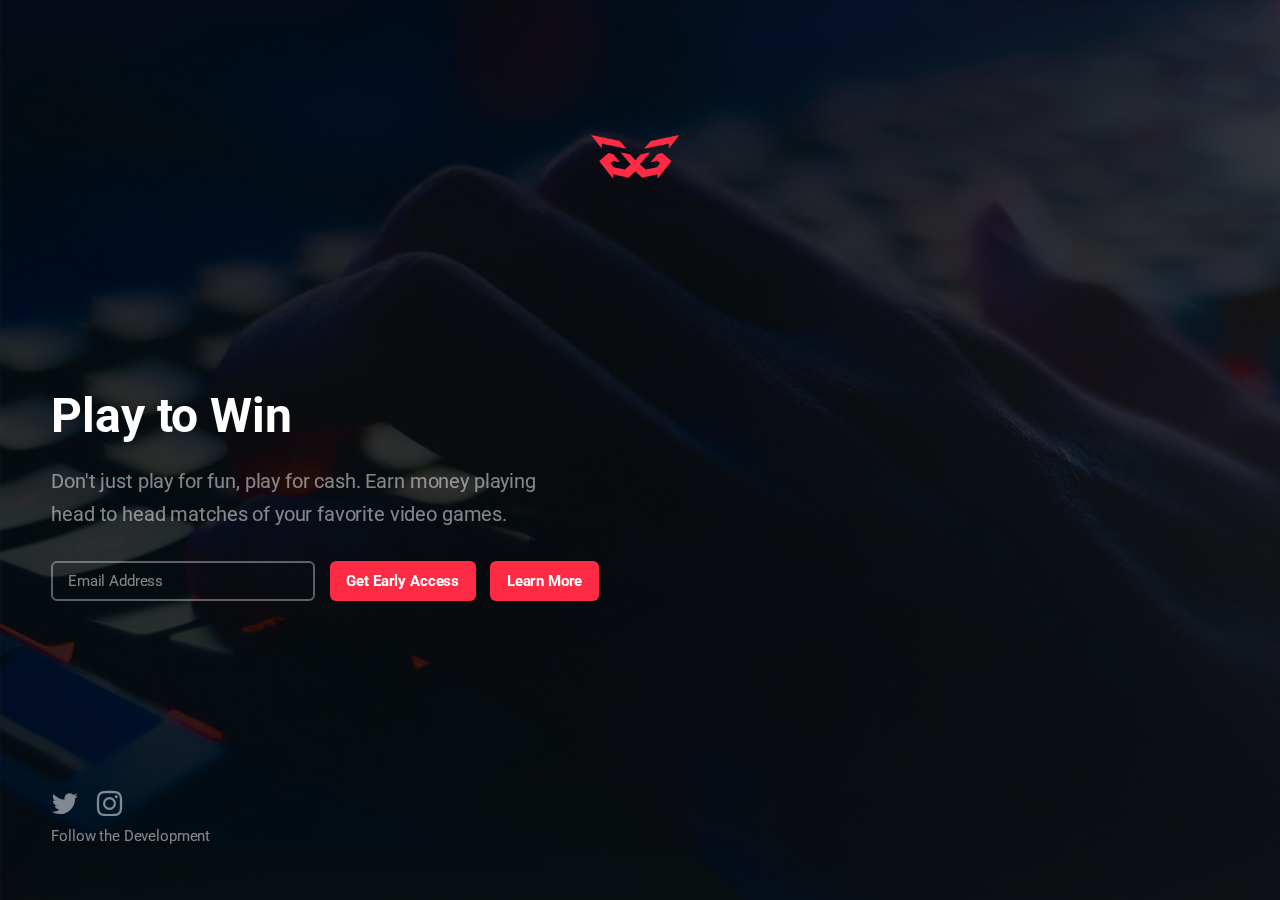
<file: index.html>
<!DOCTYPE HTML>
<!--
	Eventually by HTML5 UP
	html5up.net | @ajlkn
	Free for personal and commercial use under the CCA 3.0 license (html5up.net/license)
-->
<html>
	<head>
		<title>GG Head to Head</title>
		<link rel='shortcut icon' href='favicon.ico' type='image/x-icon'/ >
		<meta charset="utf-8" />
		<meta name="viewport" content="width=device-width, initial-scale=1, user-scalable=no" />
		<link rel="stylesheet" href="assets/css/main.css" />
		<!-- Facebook Pixel Code -->
		<script>
		  !function(f,b,e,v,n,t,s)
		  {if(f.fbq)return;n=f.fbq=function(){n.callMethod?
		  n.callMethod.apply(n,arguments):n.queue.push(arguments)};
		  if(!f._fbq)f._fbq=n;n.push=n;n.loaded=!0;n.version='2.0';
		  n.queue=[];t=b.createElement(e);t.async=!0;
		  t.src=v;s=b.getElementsByTagName(e)[0];
		  s.parentNode.insertBefore(t,s)}(window, document,'script',
		  'https://connect.facebook.net/en_US/fbevents.js');
		  fbq('init', '557231478145302');
		  fbq('track', 'PageView');
		</script>
		<noscript><img height="1" width="1" style="display:none"
		  src="https://www.facebook.com/tr?id=557231478145302&ev=PageView&noscript=1"
		/></noscript>
		<!-- End Facebook Pixel Code -->
	</head>
	<body class="is-preload">


		<!-- Header -->
			<header id="header">
				<img src= "images/logo.png" alt= "GG Logo" width=90 />
		<h1>Play to Win</h1>
				<p>Don't just play for fun, play for cash. Earn money playing<br />
				head to head matches of your favorite video games.</p>
			</header>

		<!-- Signup Form -->
	   	<form class="field">


				<input type="email" name="email" id="email" placeholder="Email Address" />
				<input type="submit" value="Get Early Access" />
				<input type="button" value="Learn More" onclick = "window.location.href = 'More.html';" />

			</form>


		<!-- Footer -->

			<footer id="footer">
				<ul class="icons">
					<li><a href="https://twitter.com/GGHeadtoHead" class="icon fa-twitter"><span class="label">Twitter</span></a></li>
					<li><a href="https://www.instagram.com/ggheadtohead/" class="icon fa-instagram"><span class="label">Instagram</span></a></li>
					<!--
					<li><a href="#" class="icon fa-github"><span class="label">GitHub</span></a></li>
					<li><a href="#" class="icon fa-envelope-o"><span class="label">Email</span></a></li>
					-->
				</ul>
				<ul class="copyright">
					<li>Follow the Development </li> <!--<li>Credits: <a href="http://html5up.net">HTML5 UP</a></li> -->
				</ul>
			</footer>

		<!-- Scripts -->
			<script src="assets/js/main.js"></script>

			<script>window.jQuery || document.write('<scr' + 'ipt src="https://cdnjs.cloudflare.com/ajax/libs/jquery/1.11.0/jquery.min.js"><\/sc' + 'ript>')</script>
			<script>window.$kol_jquery = window.jQuery</script>
			<script src="https://kickoffpages-kickofflabs.netdna-ssl.com/widgets/1.9.8/kol_any_form.js"></script>
			<script src='https://kickoffpages-kickofflabs.netdna-ssl.com/w/130345/260868.js'></script>

	</body>
</html>
</file>
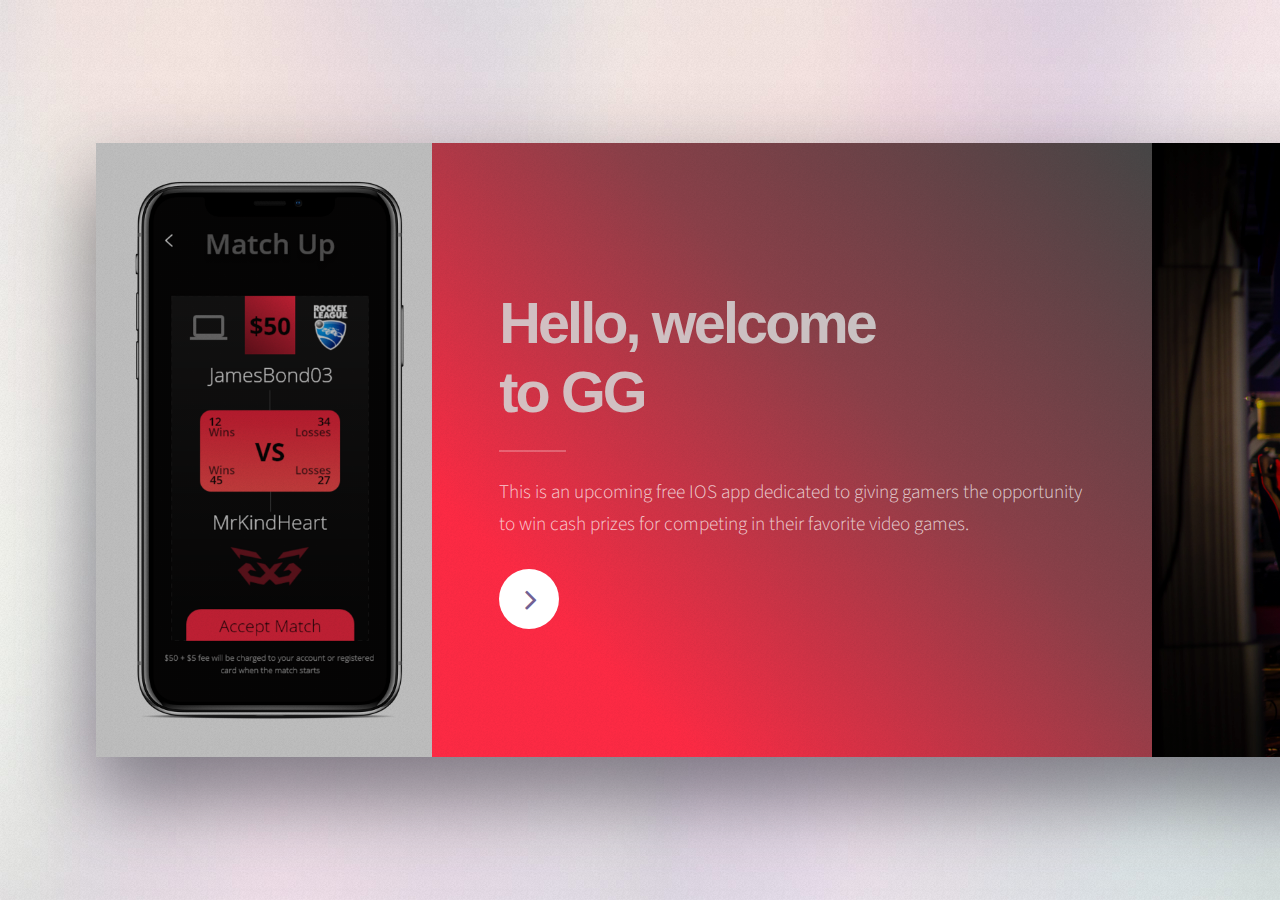
<file: Etheral.html>
<!DOCTYPE HTML>
<!--
	Ethereal by HTML5 UP
	html5up.net | @ajlkn
	Free for personal and commercial use under the CCA 3.0 license (html5up.net/license)
-->
<html>
	<head>
		<title>Ethereal by HTML5 UP</title>
		<meta charset="utf-8" />
		<meta name="viewport" content="width=device-width, initial-scale=1, user-scalable=no" />
		<link rel="stylesheet" href="Etheral Assets/css/main.css" />
		<noscript><link rel="stylesheet" href="Etheral Assets/css/noscript.css" /></noscript>
	</head>
	<body class="is-preload">

		<!-- Page Wrapper -->
			<div id="page-wrapper">

				<!-- Wrapper -->
					<div id="wrapper">

						<!-- Panel (Banner) -->
							<section class="panel banner right">
								<div class="content color0 span-3-75">
									<h1 class="major">Hello, welcome<br />
									to GG</h1>
									<p>This is an upcoming free IOS app dedicated to giving gamers the opportunity to win cash prizes for competing in their favorite video games.</p>
									<ul class="actions">
										<li><a href="#first" class="button primary color1 circle icon fa-angle-right">Next</a></li>
									</ul>
								</div>
								<div class="image filtered span-1-75" data-position="25% 25%">
									<img src="Etheral Images/pic1.png" alt="" />
								</div>
							</section>

						<!-- Panel (Spotlight) -->
							<section class="panel spotlight medium right" id="first">
								<div class="content span-7">
									<h2 class="major">Compete for Cash</h2>
									<p>We will provide a safe, reliable platform for gamers to place bets with their friends, or random players throughout the United States. Play for more than bragging rights, play for cash, and turn your hobby into your profession. Now you can make money, and have fun doing it.</p>
								</div>
								<div class="image filtered tinted" data-position="top left">
									<img src="Etheral Images/pic02.jpg" alt="" />
								</div>
							</section>

						<!-- Panel -->
						<!-- 	<section class="panel color1">
								<div class="intro joined">
									<h2 class="major">Amet lorem</h2>
									<p>Sed vel nibh libero. Mauris et lorem pharetra massa lorem turpis congue pulvinar. Vivamus sed feugiat finibus. Duis amet bibendum amet sed. Duis mauris ex, dapibus sed ligula tempus volutpat magna etiam.</p>
								</div>
								<div class="inner">
									<ul class="grid-icons three connected">
										<li><span class="icon fa-diamond"><span class="label">Lorem</span></span></li>
										<li><span class="icon fa-camera-retro"><span class="label">Ipsum</span></span></li>
										<li><span class="icon fa-cog"><span class="label">Dolor</span></span></li>
										<li><span class="icon fa-paper-plane"><span class="label">Sit</span></span></li>
										<li><span class="icon fa-bar-chart"><span class="label">Amet</span></span></li>
										<li><span class="icon fa-code"><span class="label">Nullam</span></span></li>
									</ul>
								</div>
							</section>
-->

						<!-- Panel -->
							<section class="panel">
								<div class="intro color2">
									<h2 class="major">Ease of Use</h2>
									<p>The process is simple. Choose a game, pick an opponent, and set the stakes. We'll do the rest. </p>
								</div>
						<!-- Panel (Spotlight) -->
							<section class="panel spotlight large left">
								<div class="content span-5">
									<h2 class="major">Play on Anything</h2>
									<p>Compete in games on XBOX ONE, PS4, and PC. Enjoy a varied, forever expanding and evolving list of games where you can test your skills. Place bets ranging from $2.50 to $1000, and the greater the risk, the greater the reward, and the stiffer the competition.  </p>
								</div>
								<div class="image filtered tinted" data-position="top right">
									<img src="Etheral Images/poster.png" alt="" />
								</div>
							</section>

						<!-- Panel -->


								<!--
								<div class="gallery">
									<div class="group span-3">
										<a href="images/gallery/fulls/01.jpg" class="image filtered span-3" data-position="bottom"><img src="images/gallery/thumbs/01.jpg" alt="" /></a>
										<a href="images/gallery/fulls/02.jpg" class="image filtered span-1-5" data-position="center"><img src="images/gallery/thumbs/02.jpg" alt="" /></a>
										<a href="images/gallery/fulls/03.jpg" class="image filtered span-1-5" data-position="bottom"><img src="images/gallery/thumbs/03.jpg" alt="" /></a>
									</div>
									<a href="images/gallery/fulls/04.jpg" class="image filtered span-2-5" data-position="top"><img src="images/gallery/thumbs/04.jpg" alt="" /></a>
									<div class="group span-4-5">
										<a href="images/gallery/fulls/05.jpg" class="image filtered span-3" data-position="top"><img src="images/gallery/thumbs/05.jpg" alt="" /></a>
										<a href="images/gallery/fulls/06.jpg" class="image filtered span-1-5" data-position="center"><img src="images/gallery/thumbs/06.jpg" alt="" /></a>
										<a href="images/gallery/fulls/07.jpg" class="image filtered span-1-5" data-position="bottom"><img src="images/gallery/thumbs/07.jpg" alt="" /></a>
										<a href="images/gallery/fulls/08.jpg" class="image filtered span-3" data-position="top"><img src="images/gallery/thumbs/08.jpg" alt="" /></a>
									</div>
									<a href="images/gallery/fulls/09.jpg" class="image filtered span-2-5" data-position="right"><img src="images/gallery/thumbs/09.jpg" alt="" /></a>
								</div>
							</section>
-->
						<!-- Panel -->
							<section class="panel color4">
								<div class="intro color4">
									<h2 class="major">Get Early Access</h2>
									<p>We will be entering beta during mid to late summer. Enter your email to get on the waitlist, and reserve your spot for early access.</p>
								</div>
								<div class="inner columns divided">
									<div class="span-3-25">
										<form method="post" action="#">
											<div class="fields">
												<div class="field half">
													<!--
													<label for="name">Name</label>
													<input type="text" name="name" id="name" />
												</div>
												-->
												<div class="field half">
													<label for="email">Email</label>
													<input type="email" name="email" id="email" />
												</div>
												<!--
												<div class="field">
													<label for="message">Message</label>
													<textarea name="message" id="message" rows="4"></textarea>
												</div>
													-->
											</div>
											</div>
											<ul class="actions">
												<li><input type="submit" value="Get Early Access" class="button primary" /></li>
											</ul>
										</form>

									<div class="span-1-5">
										<ul class="contact-icons color1">
											<li class="icon fa-twitter"><a href="https://twitter.com/GGHeadtoHead">@ggheadtohead</a></li>
												<!--	<li class="icon fa-facebook"><a href="#">facebook.com/untitled</a></li>
											<li class="icon fa-snapchat-ghost"><a href="#">@untitled-tld</a></li>
												-->
											<li class="icon fa-instagram"><a href="https://www.instagram.com/ggheadtohead/">@ggheadtohead</a></li>
												<!--
											<li class="icon fa-medium"><a href="#">medium.com/untitled</a></li>
													-->
										</ul>

							</section>
						<!-- Panel
							<section class="panel color2-alt">
								<div class="intro color2">
									<h2 class="major">Elements</h2>
									<p>Sed vel nibh libero. Mauris et lorem pharetra massa lorem turpis congue pulvinar. Vivamus sed feugiat finibus. Duis amet bibendum amet sed. Duis mauris ex, dapibus sed ligula tempus volutpat magna etiam. </p>
								</div>
								<div class="inner columns aligned">
									<div class="span-2-75">

										<h3 class="major">Text</h3>
										<p>This is <b>bold</b> and this is <strong>strong</strong>. This is <i>italic</i> and this is <em>emphasized</em>.
										This is <sup>superscript</sup> text and this is <sub>subscript</sub> text.
										This is <u>underlined</u> and this is code: <code>for (;;) { ... }</code>. Finally, <a href="#">this is a link</a>.</p>

										<h1>Heading Level 1</h1>
										<h2>Heading Level 2</h2>
										<h3>Heading Level 3</h3>
										<h4>Heading Level 4</h4>
										<h5>Heading Level 5</h5>
										<h6>Heading Level 6</h6>

									</div>
									<div class="span-3">

										<h4>Blockquote</h4>
										<blockquote>Lorem ipsum dolor sit amet. Felis sagittis eget tempus euismod. Vestibulum ante ipsum primis in vestibulum. Blandit adipiscing eu iaculis volutpat ac adipiscing volutpat ac adipiscing faucibus.</blockquote>

										<h4>Preformatted</h4>
										<pre><code>i = 0;

while (!deck.isInOrder()) {
    print 'Iteration ' + (i++);
    deck.shuffle();
}

print 'It took ' + i + ' iterations to sort the deck.';</code></pre>

									</div>
									<div class="span-1-25">

										<h3 class="major">Lists</h3>

										<h4>Unordered</h4>
										<ul>
											<li>Lorem ipsum dolor sit.</li>
											<li>Dolor pulvinar etiam.</li>
											<li>Etiam vel felis viverra.</li>
										</ul>

										<h4>Alternate</h4>
										<ul class="alt">
											<li>Lorem ipsum dolor sit.</li>
											<li>Dolor pulvinar etiam.</li>
											<li>Etiam vel felis viverra.</li>
											<li>Felis enim feugiat.</li>
										</ul>

									</div>
									<div class="span-1-5">

										<h4>Ordered</h4>
										<ol>
											<li>Lorem ipsum dolor sit.</li>
											<li>Dolor pulvinar etiam.</li>
											<li>Etiam vel felis viverra.</li>
											<li>Felis enim feugiat.</li>
											<li>Etiam vel felis lorem.</li>
										</ol>

										<h4>Actions</h4>
										<ul class="actions">
											<li><a href="#" class="button primary color2">Default</a></li>
											<li><a href="#" class="button">Default</a></li>
										</ul>
										<ul class="actions stacked">
											<li><a href="#" class="button primary color2">Default</a></li>
											<li><a href="#" class="button">Default</a></li>
										</ul>

									</div>
									<div class="span-1-25">

										<h4>Icons</h4>
										<ul class="icons">
											<li><a href="#" class="icon fa-twitter"><span class="label">Twitter</span></a></li>
											<li><a href="#" class="icon fa-facebook"><span class="label">Facebook</span></a></li>
											<li><a href="#" class="icon fa-instagram"><span class="label">Instagram</span></a></li>
											<li><a href="#" class="icon fa-github"><span class="label">GitHub</span></a></li>
											<li><a href="#" class="icon fa-medium"><span class="label">Medium</span></a></li>
										</ul>

										<h4>Contact Icons</h4>
										<ul class="contact-icons color2">
											<li class="icon fa-twitter"><a href="#">Twitter</a></li>
											<li class="icon fa-facebook"><a href="#">Facebook</a></li>
											<li class="icon fa-instagram"><a href="#">Instagram</a></li>
											<li class="icon fa-github"><a href="#">GitHub</a></li>
											<li class="icon fa-medium"><a href="#">Medium</a></li>
										</ul>

									</div>
									<div class="span-3">
										<h3 class="major">Table</h3>
										<h4>Default</h4>
										<div class="table-wrapper">
											<table>
												<thead>
													<tr>
														<th>Name</th>
														<th>Description</th>
														<th>Price</th>
													</tr>
												</thead>
												<tbody>
													<tr>
														<td>Item One</td>
														<td>Ante turpis integer aliquet porttitor.</td>
														<td>29.99</td>
													</tr>
													<tr>
														<td>Item Two</td>
														<td>Vis ac commodo adipiscing arcu aliquet.</td>
														<td>19.99</td>
													</tr>
													<tr>
														<td>Item Three</td>
														<td> Morbi faucibus arcu accumsan lorem.</td>
														<td>29.99</td>
													</tr>
													<tr>
														<td>Item Four</td>
														<td>Vitae integer tempus condimentum.</td>
														<td>19.99</td>
													</tr>
												</tbody>
												<tfoot>
													<tr>
														<td colspan="2"></td>
														<td>100.00</td>
													</tr>
												</tfoot>
											</table>
										</div>
									</div>
									<div class="span-3">
										<h4>Alternate</h4>
										<div class="table-wrapper">
											<table class="alt">
												<thead>
													<tr>
														<th>Name</th>
														<th>Description</th>
														<th>Price</th>
													</tr>
												</thead>
												<tbody>
													<tr>
														<td>Item One</td>
														<td>Ante turpis integer aliquet porttitor.</td>
														<td>29.99</td>
													</tr>
													<tr>
														<td>Item Two</td>
														<td>Vis ac commodo adipiscing arcu aliquet.</td>
														<td>19.99</td>
													</tr>
													<tr>
														<td>Item Three</td>
														<td> Morbi faucibus arcu accumsan lorem.</td>
														<td>29.99</td>
													</tr>
													<tr>
														<td>Item Four</td>
														<td>Vitae integer tempus condimentum.</td>
														<td>19.99</td>
													</tr>
													<tr>
														<td>Item Five</td>
														<td>Ante turpis integer aliquet porttitor.</td>
														<td>29.99</td>
													</tr>
												</tbody>
												<tfoot>
													<tr>
														<td colspan="2"></td>
														<td>100.00</td>
													</tr>
												</tfoot>
											</table>
										</div>
									</div>
									<div class="span-2-25">
										<h3 class="major">Buttons</h3>
										<ul class="actions">
											<li><a href="#" class="button primary color2">Primary</a></li>
											<li><a href="#" class="button">Default</a></li>
										</ul>
										<ul class="actions">
											<li><a href="#" class="button">Default</a></li>
											<li><a href="#" class="button large">Large</a></li>
											<li><a href="#" class="button small">Small</a></li>
										</ul>
										<ul class="actions">
											<li><a href="#" class="button primary color2 icon fa-cog">Icon</a></li>
											<li><a href="#" class="button icon fa-diamond">Icon</a></li>
										</ul>
										<ul class="actions">
											<li><span class="button primary color2 disabled">Disabled</span></li>
											<li><span class="button disabled">Disabled</span></li>
										</ul>
										<ul class="actions">
											<li><a href="#" class="button primary color2 circle icon fa-cog">Icon</a></li>
											<li><a href="#" class="button circle icon fa-diamond">Icon</a></li>
										</ul>
									</div>
									<div class="span-4-5">
										<h3 class="major">Form</h3>
										<form method="post" action="#">
											<div class="fields">
												<div class="field third">
													<label for="demo-name">Name</label>
													<input type="text" name="demo-name" id="demo-name" value="" placeholder="Jane Doe" />
												</div>
												<div class="field third">
													<label for="demo-email">Email</label>
													<input type="email" name="demo-email" id="demo-email" value="" placeholder="jane@untitled.tld" />
												</div>
												<div class="field third">
													<label for="demo-category">Category</label>
													<div class="select-wrapper">
														<select name="demo-category" id="demo-category">
															<option value="">-</option>
															<option value="1">Manufacturing</option>
															<option value="1">Shipping</option>
															<option value="1">Administration</option>
															<option value="1">Human Resources</option>
														</select>
													</div>
												</div>
												<div class="field quarter">
													<input type="radio" id="demo-priority-low" name="demo-priority" class="color2" checked />
													<label for="demo-priority-low">Low Priority</label>
												</div>
												<div class="field quarter">
													<input type="radio" id="demo-priority-high" name="demo-priority" class="color2" />
													<label for="demo-priority-high">High Priority</label>
												</div>
												<div class="field quarter">
													<input type="checkbox" id="demo-copy" name="demo-copy" class="color2" />
													<label for="demo-copy">Email a copy</label>
												</div>
												<div class="field quarter">
													<input type="checkbox" id="demo-human" name="demo-human" class="color2" checked />
													<label for="demo-human">Not a robot</label>
												</div>
												<div class="field">
													<label for="demo-message">Message</label>
													<textarea name="demo-message" id="demo-message" placeholder="Enter your message" rows="2"></textarea>
												</div>
											</div>
											<ul class="actions">
												<li><input type="submit" value="Send Message" class="primary color2" /></li>
												<li><input type="reset" value="Reset" /></li>
											</ul>
										</form>
									</div>
								</div>
							</section>
-->
						<!-- Copyright -->
				<!--			<div class="copyright">&copy; Untitled. Design: <a href="https://html5up.net">HTML5 UP</a>.</div>

					</div>

			</div>  -->

		<!-- Scripts -->
			<script src="Etheral Assets/js/jquery.min.js"></script>
			<script src="Etheral Assets/js/browser.min.js"></script>
			<script src="Etheral Assets/js/breakpoints.min.js"></script>
			<script src="Etheral Assets/js/main.js"></script>

	</body>
</html>
</file>
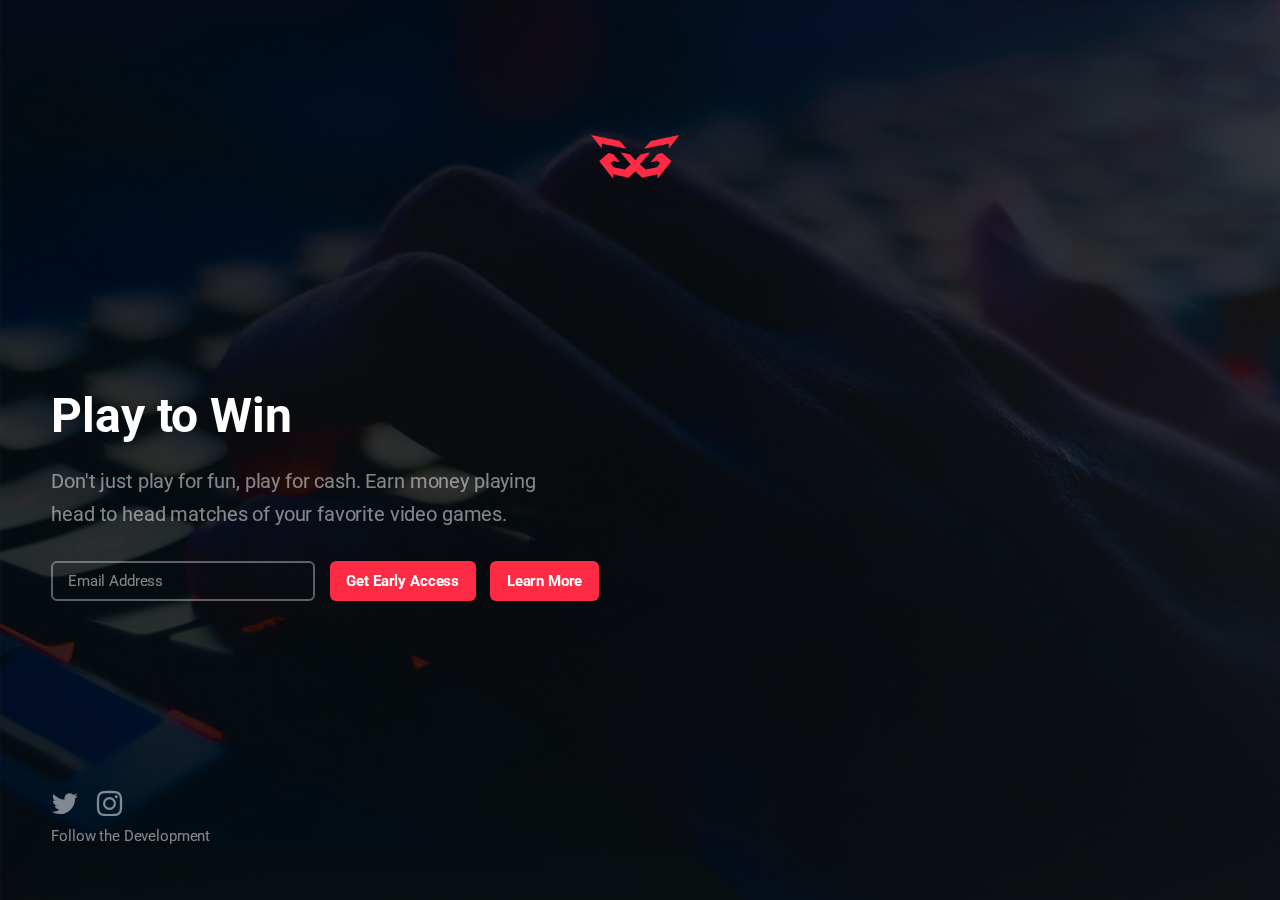
<file: Eventually.html>
<!DOCTYPE HTML>
<!--
	Eventually by HTML5 UP
	html5up.net | @ajlkn
	Free for personal and commercial use under the CCA 3.0 license (html5up.net/license)
-->
<html>
	<head>
		<title>GG Head to Head</title>
		<meta charset="utf-8" />
		<meta name="viewport" content="width=device-width, initial-scale=1, user-scalable=no" />
		<link rel="stylesheet" href="assets/css/main.css" />
	</head>
	<body class="is-preload">


		<!-- Header -->
			<header id="header">
				<img src= "images/logo.png" alt= "GG Logo" width=90 />
		<h1>Play to Win</h1>
				<p>Don't just play for fun, play for cash. Earn money playing<br />
				head to head matches of your favorite video games.</p>
			</header>

		<!-- Signup Form -->
			<form id="signup-form" method="post" action="https://gmail.us20.list-manage.com/subscribe/post?u=74f273bbd0bfbc1e501a701d3&amp;id=f9434e3895">

				<input type="email" name="email" id="email" placeholder="Email Address" />
				<input type="submit" value="Get Early Access" /> <br />
				<input type="button" value="Learn More" action="file:///C:/Users/dbray/Desktop/Etheral/Etheral.html" />
			</form>

		<!-- Footer -->

			<footer id="footer">
				<ul class="icons">
					<li><a href="#" class="icon fa-twitter"><span class="label">Twitter</span></a></li>
					<li><a href="#" class="icon fa-instagram"><span class="label">Instagram</span></a></li>
					<!--
					<li><a href="#" class="icon fa-github"><span class="label">GitHub</span></a></li>
					<li><a href="#" class="icon fa-envelope-o"><span class="label">Email</span></a></li>
					-->
				</ul>
				<ul class="copyright">
					<li>Follow the Development </li> <!--<li>Credits: <a href="http://html5up.net">HTML5 UP</a></li> -->
				</ul>
			</footer>

		<!-- Scripts -->
			<script src="assets/js/main.js"></script>

	</body>
</html>
</file>
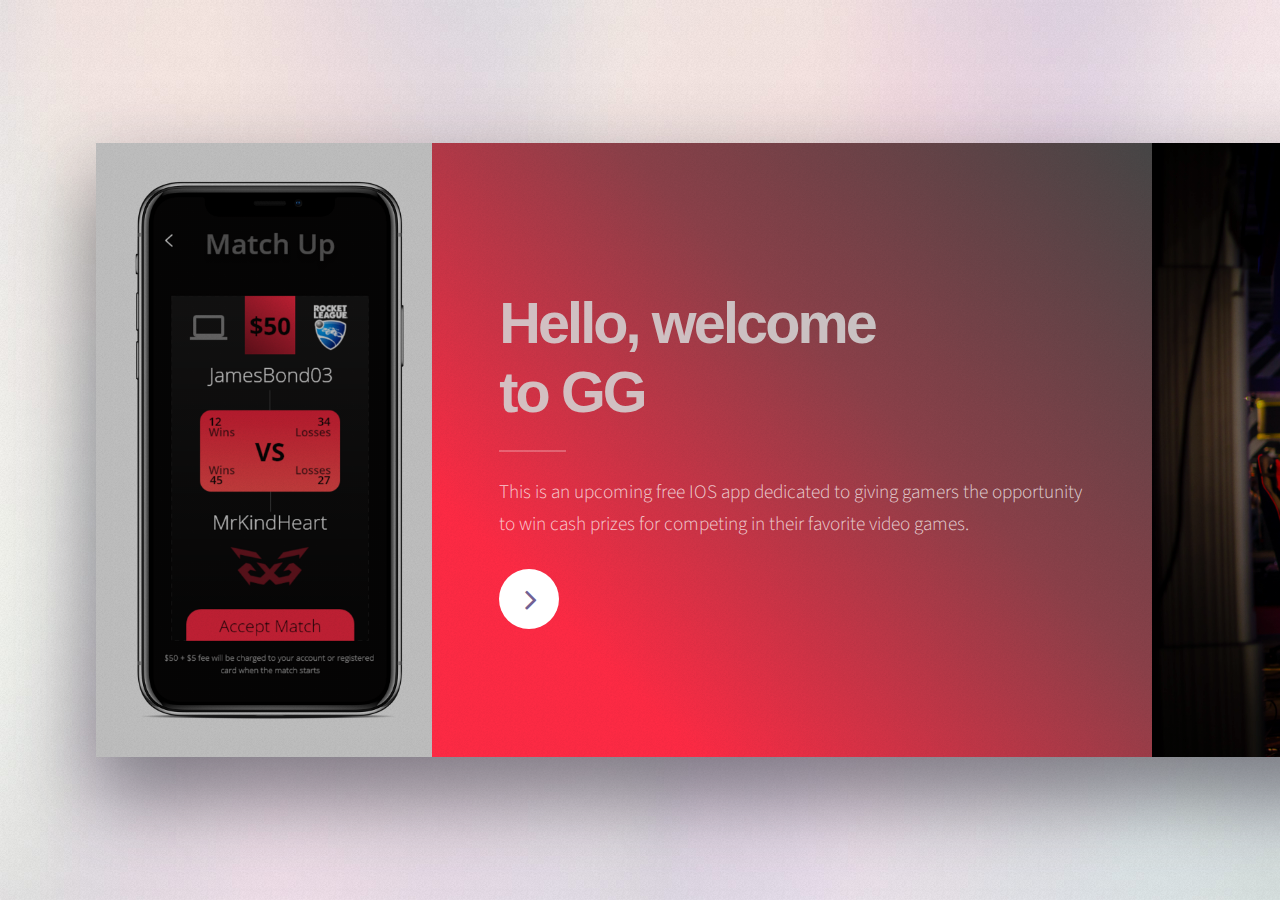
<file: More.html>
<!DOCTYPE HTML>
<!--
	Ethereal by HTML5 UP
	html5up.net | @ajlkn
	Free for personal and commercial use under the CCA 3.0 license (html5up.net/license)
-->
<html>
	<head>
		<title>Maybe</title>
		<meta charset="utf-8" />
		<meta name="viewport" content="width=device-width, initial-scale=1, user-scalable=no" />
		<link rel="stylesheet" href="Etheral Assets/css/main.css" />
		<noscript><link rel="stylesheet" href="Etheral Assets/css/noscript.css" /></noscript>
	</head>
	<body class="is-preload">

		<!-- Page Wrapper -->
			<div id="page-wrapper">

				<!-- Wrapper -->
					<div id="wrapper">

						<!-- Panel (Banner) -->

							<section class="panel banner right">
								<div class="content color0 span-3-75">
									<h1 class="major">Hello, welcome<br />
									to GG</h1>
									<p>This is an upcoming free IOS app dedicated to giving gamers the opportunity to win cash prizes for competing in their favorite video games.</p>
									<ul class="actions">
										<li><a href="#first" class="button primary color1 circle icon fa-angle-right">Next</a></li>
									</ul>
								</div>
								<div class="image filtered span-1-75" data-position="25% 25%">
									<img src="Etheral Images/pic1.png" alt="" />
								</div>
							</section>

						<!-- Panel (Spotlight) -->
							<section class="panel spotlight medium right" id="first">
								<div class="content span-7">
									<h2 class="major">Compete for Cash</h2>
									<p>We will provide a safe, reliable platform for gamers to place bets with their friends, or random players throughout the United States. Play for more than bragging rights, play for cash, and turn your hobby into your profession. Now you can make money, and have fun doing it.</p>
								</div>
								<div class="image filtered tinted" data-position="top left">
									<img src="Etheral Images/pic02.jpg" alt="" />
								</div>
							</section>

						<!-- Panel -->
						<!-- 	<section class="panel color1">
								<div class="intro joined">
									<h2 class="major">Amet lorem</h2>
									<p>Sed vel nibh libero. Mauris et lorem pharetra massa lorem turpis congue pulvinar. Vivamus sed feugiat finibus. Duis amet bibendum amet sed. Duis mauris ex, dapibus sed ligula tempus volutpat magna etiam.</p>
								</div>
								<div class="inner">
									<ul class="grid-icons three connected">
										<li><span class="icon fa-diamond"><span class="label">Lorem</span></span></li>
										<li><span class="icon fa-camera-retro"><span class="label">Ipsum</span></span></li>
										<li><span class="icon fa-cog"><span class="label">Dolor</span></span></li>
										<li><span class="icon fa-paper-plane"><span class="label">Sit</span></span></li>
										<li><span class="icon fa-bar-chart"><span class="label">Amet</span></span></li>
										<li><span class="icon fa-code"><span class="label">Nullam</span></span></li>
									</ul>
								</div>
							</section>
-->

						<!-- Panel -->
							<section class="panel">
								<div class="intro color2">
									<h2 class="major">Ease of Use</h2>
									<p>The process is simple. Choose a game, pick an opponent, and set the stakes. We'll do the rest. </p>
								</div>
						<!-- Panel (Spotlight) -->
							<section class="panel spotlight large left">
								<div class="content span-5">
									<h2 class="major">Play on Anything</h2>
									<p>Compete in games on XBOX ONE, PS4, and PC. Enjoy a varied, forever expanding and evolving list of games where you can test your skills. Place bets ranging from $2.50 to $1000, and the greater the risk, the greater the reward, and the stiffer the competition.  </p>
								</div>
								<div class="image filtered tinted" data-position="top right">
									<img src="Etheral Images/poster.png" alt="" />
								</div>
							</section>

						<!-- Panel -->


								<!--
								<div class="gallery">
									<div class="group span-3">
										<a href="images/gallery/fulls/01.jpg" class="image filtered span-3" data-position="bottom"><img src="images/gallery/thumbs/01.jpg" alt="" /></a>
										<a href="images/gallery/fulls/02.jpg" class="image filtered span-1-5" data-position="center"><img src="images/gallery/thumbs/02.jpg" alt="" /></a>
										<a href="images/gallery/fulls/03.jpg" class="image filtered span-1-5" data-position="bottom"><img src="images/gallery/thumbs/03.jpg" alt="" /></a>
									</div>
									<a href="images/gallery/fulls/04.jpg" class="image filtered span-2-5" data-position="top"><img src="images/gallery/thumbs/04.jpg" alt="" /></a>
									<div class="group span-4-5">
										<a href="images/gallery/fulls/05.jpg" class="image filtered span-3" data-position="top"><img src="images/gallery/thumbs/05.jpg" alt="" /></a>
										<a href="images/gallery/fulls/06.jpg" class="image filtered span-1-5" data-position="center"><img src="images/gallery/thumbs/06.jpg" alt="" /></a>
										<a href="images/gallery/fulls/07.jpg" class="image filtered span-1-5" data-position="bottom"><img src="images/gallery/thumbs/07.jpg" alt="" /></a>
										<a href="images/gallery/fulls/08.jpg" class="image filtered span-3" data-position="top"><img src="images/gallery/thumbs/08.jpg" alt="" /></a>
									</div>
									<a href="images/gallery/fulls/09.jpg" class="image filtered span-2-5" data-position="right"><img src="images/gallery/thumbs/09.jpg" alt="" /></a>
								</div>
							</section>
-->
						<!-- Panel -->
							<section class="panel color4">
								<div class="intro color4">
									<h2 class="major">Get Early Access</h2>
									<p>We will be entering beta during mid to late summer. Enter your email to get on the waitlist, and reserve your spot for early access.</p>
								</div>
								<div class="inner columns divided">
									<div class="span-3-25">
										<form method="post" action="#">
											<div class="fields">
												<div class="field half">
													<!--
													<label for="name">Name</label>
													<input type="text" name="name" id="name" />
												</div>
												-->
												<div class="field">
													<label for="email">Email</label>
													<input type="email" name="email" id="email" />
												</div>
												<!--
												<div class="field">
													<label for="message">Message</label>
													<textarea name="message" id="message" rows="4"></textarea>
												</div>
													-->
											</div>
											</div>
											<ul class="actions">
												<li><input type="submit" value="Get Early Access" class="button primary" /></li>
											</ul>
										</form>

									<div class="span-1-5">
										<ul class="contact-icons color1">
											<li class="icon fa-twitter"><a href="https://twitter.com/GGHeadtoHead">@ggheadtohead</a></li>
												<!--	<li class="icon fa-facebook"><a href="#">facebook.com/untitled</a></li>
											<li class="icon fa-snapchat-ghost"><a href="#">@untitled-tld</a></li>
												-->
											<li class="icon fa-instagram"><a href="https://www.instagram.com/ggheadtohead/">@ggheadtohead</a></li>
												<!--
											<li class="icon fa-medium"><a href="#">medium.com/untitled</a></li>
													-->
										</ul>

							</section>
						<!-- Panel
							<section class="panel color2-alt">
								<div class="intro color2">
									<h2 class="major">Elements</h2>
									<p>Sed vel nibh libero. Mauris et lorem pharetra massa lorem turpis congue pulvinar. Vivamus sed feugiat finibus. Duis amet bibendum amet sed. Duis mauris ex, dapibus sed ligula tempus volutpat magna etiam. </p>
								</div>
								<div class="inner columns aligned">
									<div class="span-2-75">

										<h3 class="major">Text</h3>
										<p>This is <b>bold</b> and this is <strong>strong</strong>. This is <i>italic</i> and this is <em>emphasized</em>.
										This is <sup>superscript</sup> text and this is <sub>subscript</sub> text.
										This is <u>underlined</u> and this is code: <code>for (;;) { ... }</code>. Finally, <a href="#">this is a link</a>.</p>

										<h1>Heading Level 1</h1>
										<h2>Heading Level 2</h2>
										<h3>Heading Level 3</h3>
										<h4>Heading Level 4</h4>
										<h5>Heading Level 5</h5>
										<h6>Heading Level 6</h6>

									</div>
									<div class="span-3">

										<h4>Blockquote</h4>
										<blockquote>Lorem ipsum dolor sit amet. Felis sagittis eget tempus euismod. Vestibulum ante ipsum primis in vestibulum. Blandit adipiscing eu iaculis volutpat ac adipiscing volutpat ac adipiscing faucibus.</blockquote>

										<h4>Preformatted</h4>
										<pre><code>i = 0;

while (!deck.isInOrder()) {
    print 'Iteration ' + (i++);
    deck.shuffle();
}

print 'It took ' + i + ' iterations to sort the deck.';</code></pre>

									</div>
									<div class="span-1-25">

										<h3 class="major">Lists</h3>

										<h4>Unordered</h4>
										<ul>
											<li>Lorem ipsum dolor sit.</li>
											<li>Dolor pulvinar etiam.</li>
											<li>Etiam vel felis viverra.</li>
										</ul>

										<h4>Alternate</h4>
										<ul class="alt">
											<li>Lorem ipsum dolor sit.</li>
											<li>Dolor pulvinar etiam.</li>
											<li>Etiam vel felis viverra.</li>
											<li>Felis enim feugiat.</li>
										</ul>

									</div>
									<div class="span-1-5">

										<h4>Ordered</h4>
										<ol>
											<li>Lorem ipsum dolor sit.</li>
											<li>Dolor pulvinar etiam.</li>
											<li>Etiam vel felis viverra.</li>
											<li>Felis enim feugiat.</li>
											<li>Etiam vel felis lorem.</li>
										</ol>

										<h4>Actions</h4>
										<ul class="actions">
											<li><a href="#" class="button primary color2">Default</a></li>
											<li><a href="#" class="button">Default</a></li>
										</ul>
										<ul class="actions stacked">
											<li><a href="#" class="button primary color2">Default</a></li>
											<li><a href="#" class="button">Default</a></li>
										</ul>

									</div>
									<div class="span-1-25">

										<h4>Icons</h4>
										<ul class="icons">
											<li><a href="#" class="icon fa-twitter"><span class="label">Twitter</span></a></li>
											<li><a href="#" class="icon fa-facebook"><span class="label">Facebook</span></a></li>
											<li><a href="#" class="icon fa-instagram"><span class="label">Instagram</span></a></li>
											<li><a href="#" class="icon fa-github"><span class="label">GitHub</span></a></li>
											<li><a href="#" class="icon fa-medium"><span class="label">Medium</span></a></li>
										</ul>

										<h4>Contact Icons</h4>
										<ul class="contact-icons color2">
											<li class="icon fa-twitter"><a href="#">Twitter</a></li>
											<li class="icon fa-facebook"><a href="#">Facebook</a></li>
											<li class="icon fa-instagram"><a href="#">Instagram</a></li>
											<li class="icon fa-github"><a href="#">GitHub</a></li>
											<li class="icon fa-medium"><a href="#">Medium</a></li>
										</ul>

									</div>
									<div class="span-3">
										<h3 class="major">Table</h3>
										<h4>Default</h4>
										<div class="table-wrapper">
											<table>
												<thead>
													<tr>
														<th>Name</th>
														<th>Description</th>
														<th>Price</th>
													</tr>
												</thead>
												<tbody>
													<tr>
														<td>Item One</td>
														<td>Ante turpis integer aliquet porttitor.</td>
														<td>29.99</td>
													</tr>
													<tr>
														<td>Item Two</td>
														<td>Vis ac commodo adipiscing arcu aliquet.</td>
														<td>19.99</td>
													</tr>
													<tr>
														<td>Item Three</td>
														<td> Morbi faucibus arcu accumsan lorem.</td>
														<td>29.99</td>
													</tr>
													<tr>
														<td>Item Four</td>
														<td>Vitae integer tempus condimentum.</td>
														<td>19.99</td>
													</tr>
												</tbody>
												<tfoot>
													<tr>
														<td colspan="2"></td>
														<td>100.00</td>
													</tr>
												</tfoot>
											</table>
										</div>
									</div>
									<div class="span-3">
										<h4>Alternate</h4>
										<div class="table-wrapper">
											<table class="alt">
												<thead>
													<tr>
														<th>Name</th>
														<th>Description</th>
														<th>Price</th>
													</tr>
												</thead>
												<tbody>
													<tr>
														<td>Item One</td>
														<td>Ante turpis integer aliquet porttitor.</td>
														<td>29.99</td>
													</tr>
													<tr>
														<td>Item Two</td>
														<td>Vis ac commodo adipiscing arcu aliquet.</td>
														<td>19.99</td>
													</tr>
													<tr>
														<td>Item Three</td>
														<td> Morbi faucibus arcu accumsan lorem.</td>
														<td>29.99</td>
													</tr>
													<tr>
														<td>Item Four</td>
														<td>Vitae integer tempus condimentum.</td>
														<td>19.99</td>
													</tr>
													<tr>
														<td>Item Five</td>
														<td>Ante turpis integer aliquet porttitor.</td>
														<td>29.99</td>
													</tr>
												</tbody>
												<tfoot>
													<tr>
														<td colspan="2"></td>
														<td>100.00</td>
													</tr>
												</tfoot>
											</table>
										</div>
									</div>
									<div class="span-2-25">
										<h3 class="major">Buttons</h3>
										<ul class="actions">
											<li><a href="#" class="button primary color2">Primary</a></li>
											<li><a href="#" class="button">Default</a></li>
										</ul>
										<ul class="actions">
											<li><a href="#" class="button">Default</a></li>
											<li><a href="#" class="button large">Large</a></li>
											<li><a href="#" class="button small">Small</a></li>
										</ul>
										<ul class="actions">
											<li><a href="#" class="button primary color2 icon fa-cog">Icon</a></li>
											<li><a href="#" class="button icon fa-diamond">Icon</a></li>
										</ul>
										<ul class="actions">
											<li><span class="button primary color2 disabled">Disabled</span></li>
											<li><span class="button disabled">Disabled</span></li>
										</ul>
										<ul class="actions">
											<li><a href="#" class="button primary color2 circle icon fa-cog">Icon</a></li>
											<li><a href="#" class="button circle icon fa-diamond">Icon</a></li>
										</ul>
									</div>
									<div class="span-4-5">
										<h3 class="major">Form</h3>
										<form method="post" action="#">
											<div class="fields">
												<div class="field third">
													<label for="demo-name">Name</label>
													<input type="text" name="demo-name" id="demo-name" value="" placeholder="Jane Doe" />
												</div>
												<div class="field third">
													<label for="demo-email">Email</label>
													<input type="email" name="demo-email" id="demo-email" value="" placeholder="jane@untitled.tld" />
												</div>
												<div class="field third">
													<label for="demo-category">Category</label>
													<div class="select-wrapper">
														<select name="demo-category" id="demo-category">
															<option value="">-</option>
															<option value="1">Manufacturing</option>
															<option value="1">Shipping</option>
															<option value="1">Administration</option>
															<option value="1">Human Resources</option>
														</select>
													</div>
												</div>
												<div class="field quarter">
													<input type="radio" id="demo-priority-low" name="demo-priority" class="color2" checked />
													<label for="demo-priority-low">Low Priority</label>
												</div>
												<div class="field quarter">
													<input type="radio" id="demo-priority-high" name="demo-priority" class="color2" />
													<label for="demo-priority-high">High Priority</label>
												</div>
												<div class="field quarter">
													<input type="checkbox" id="demo-copy" name="demo-copy" class="color2" />
													<label for="demo-copy">Email a copy</label>
												</div>
												<div class="field quarter">
													<input type="checkbox" id="demo-human" name="demo-human" class="color2" checked />
													<label for="demo-human">Not a robot</label>
												</div>
												<div class="field">
													<label for="demo-message">Message</label>
													<textarea name="demo-message" id="demo-message" placeholder="Enter your message" rows="2"></textarea>
												</div>
											</div>
											<ul class="actions">
												<li><input type="submit" value="Send Message" class="primary color2" /></li>
												<li><input type="reset" value="Reset" /></li>
											</ul>
										</form>
									</div>
								</div>
							</section>
-->
						<!-- Copyright -->
				<!--			<div class="copyright">&copy; Untitled. Design: <a href="https://html5up.net">HTML5 UP</a>.</div>

					</div>

			</div>  -->

		<!-- Scripts -->
			<script src="Etheral Assets/js/jquery.min.js"></script>
			<script src="Etheral Assets/js/browser.min.js"></script>
			<script src="Etheral Assets/js/breakpoints.min.js"></script>
			<script src="Etheral Assets/js/main.js"></script>

			<script>window.jQuery || document.write('<scr' + 'ipt src="https://cdnjs.cloudflare.com/ajax/libs/jquery/1.12.1/jquery.min.js"><\/sc' + 'ript>')</script>
			<script>window.$kol_jquery = window.jQuery</script>
			<script src="https://kickoffpages-kickofflabs.netdna-ssl.com/widgets/1.9.8/kol_any_form.js"></script>
			<script src='https://kickoffpages-kickofflabs.netdna-ssl.com/w/130345/260868.js'></script>

	</body>
</html>
</file>
<file: Etheral Assets/css/noscript.css>
/*
	Ethereal by HTML5 UP
	html5up.net | @ajlkn
	Free for personal and commercial use under the CCA 3.0 license (html5up.net/license)
*/

/* Page */

	body {
		overflow-x: scroll;
	}

/* Wrapper */

	body.is-preload #wrapper {
		-moz-transform: none;
		-webkit-transform: none;
		-ms-transform: none;
		transform: none;
		opacity: 1;
	}
</file>
<file: assets/css/main.css>
@import url(font-awesome.min.css);
@import url("https://fonts.googleapis.com/css?family=Roboto:400,700");

/*
	Eventually by HTML5 UP
	html5up.net | @ajlkn
	Free for personal and commercial use under the CCA 3.0 license (html5up.net/license)
*/

html, body, div, span, applet, object,
iframe, h1, h2, h3, h4, h5, h6, p, blockquote,
pre, a, abbr, acronym, address, big, cite,
code, del, dfn, em, img, ins, kbd, q, s, samp,
small, strike, strong, sub, sup, tt, var, b,
u, i, center, dl, dt, dd, ol, ul, li, fieldset,
form, label, legend, table, caption, tbody,
tfoot, thead, tr, th, td, article, aside,
canvas, details, embed, figure, figcaption,
footer, header, hgroup, menu, nav, output, ruby,
section, summary, time, mark, audio, video {
	margin: 0;
	padding: 0;
	border: 0;
	font-size: 100%;
	font: inherit;
	vertical-align: baseline;}

article, aside, details, figcaption, figure,
footer, header, hgroup, menu, nav, section {
	display: block;}

body {
	line-height: 1;
}

ol, ul {
	list-style: none;
}

blockquote, q {
	quotes: none;
}

	blockquote:before, blockquote:after, q:before, q:after {
		content: '';
		content: none;
	}

table {
	border-collapse: collapse;
	border-spacing: 0;
}

body {
	-webkit-text-size-adjust: none;
}

mark {
	background-color: transparent;
	color: inherit;
}

input::-moz-focus-inner {
	border: 0;
	padding: 0;
}

input, select, textarea {
	-moz-appearance: none;
	-webkit-appearance: none;
	-ms-appearance: none;
	appearance: none;
}

/* Basic */

	@-ms-viewport {
		width: device-width;
	}

	body {
		-ms-overflow-style: scrollbar;
	}

	@media screen and (max-width: 480px) {

		html, body {
			min-width: 320px;
		}

	}

	html {
		box-sizing: border-box;
	}

	*, *:before, *:after {
		box-sizing: inherit;
	}

	html, body {
		height: 100%;
		overflow-x: hidden;
		width: 100%;
	}

		@media screen and (max-height: 640px) {

			html, body {
				height: auto;
				min-height: 100%;
			}

		}

	body {
		display: -moz-flex;
		display: -webkit-flex;
		display: -ms-flex;
		display: flex;
		-moz-flex-direction: column;
		-webkit-flex-direction: column;
		-ms-flex-direction: column;
		flex-direction: column;
		-moz-justify-content: center;
		-webkit-justify-content: center;
		-ms-justify-content: center;
		justify-content: center;
		background-color: #000;
		padding: 6em 4em 4em 4em;
	}

		body.is-preload *, body.is-preload *:before, body.is-preload *:after {
			-moz-animation: none !important;
			-webkit-animation: none !important;
			-ms-animation: none !important;
			animation: none !important;
			-moz-transition: none !important;
			-webkit-transition: none !important;
			-ms-transition: none !important;
			transition: none !important;
		}

		body > * {
			position: relative;
			z-index: 2;
		}

		@media screen and (max-width: 1680px) {

			body {
				padding: 6em 3.5em 3.5em 3.5em;
			}

		}

		@media screen and (max-width: 736px) {

			body {
				padding: 5em 2em 2em 2em;
			}

		}

		@media screen and (max-width: 360px) {

			body {
				padding: 5em 1.25em 1.25em 1.25em;
			}

		}

/* BG */

	#bg {
		-moz-transition: opacity 2s ease-in-out;
		-webkit-transition: opacity 2s ease-in-out;
		-ms-transition: opacity 2s ease-in-out;
		transition: opacity 2s ease-in-out;
		height: 100%;
		left: 0;
		opacity: 0.25;
		position: fixed;
		top: 0;
		width: 100%;
		z-index: 1;
	}

		#bg div {
			-moz-transition: opacity 3s ease, visibility 3s;
			-webkit-transition: opacity 3s ease, visibility 3s;
			-ms-transition: opacity 3s ease, visibility 3s;
			transition: opacity 3s ease, visibility 3s;
			background-size: cover;
			height: 100%;
			left: 0;
			opacity: 0;
			position: absolute;
			top: 0;
			visibility: hidden;
			width: 150%;
		}

			#bg div.visible {
				-moz-animation: bg 45s linear infinite;
				-webkit-animation: bg 45s linear infinite;
				-ms-animation: bg 45s linear infinite;
				animation: bg 45s linear infinite;
				opacity: 1;
				visibility: visible;
				z-index: 1;
			}

				#bg div.visible.top {
					z-index: 2;
				}

				@media screen and (max-width: 1280px) {

					#bg div.visible {
						-moz-animation: bg 29.25s linear infinite;
						-webkit-animation: bg 29.25s linear infinite;
						-ms-animation: bg 29.25s linear infinite;
						animation: bg 29.25s linear infinite;
					}

				}

				@media screen and (max-width: 736px) {

					#bg div.visible {
						-moz-animation: bg 18s linear infinite;
						-webkit-animation: bg 18s linear infinite;
						-ms-animation: bg 18s linear infinite;
						animation: bg 18s linear infinite;
					}

				}

			#bg div:only-child {
				-moz-animation-direction: alternate !important;
				-webkit-animation-direction: alternate !important;
				-ms-animation-direction: alternate !important;
				animation-direction: alternate !important;
			}

		body.is-preload #bg {
			opacity: 0;
		}

	@-moz-keyframes bg {
		0% {
			-moz-transform: translateX(0);
			-webkit-trans : translateX(0);
			-ms-transform: translateX(0);
			transform: translateX(0);
		}

		100% {
			-moz-transform: translateX(-25%);
			-webkit-transform: translateX(-25%);
			-ms-transform: translateX(-25%);
			transform: translateX(-25%);
		}
	}

	@-webkit-keyframes bg {
		0% {
			-moz-transform: translateX(0);
			-webkit-transform: translateX(0);
			-ms-transform: translateX(0);
			transform: translateX(0);
		}

		100% {
			-moz-transform: translateX(-25%);
			-webkit-transform: translateX(-25%);
			-ms-transform: translateX(-25%);
			transform: translateX(-25%);
		}
	}

	@-ms-keyframes bg {
		0% {
			-moz-transform: translateX(0);
			-webkit-transform: translateX(0);
			-ms-transform: translateX(0);
			transform: translateX(0);
		}

		100% {
			-moz-transform: translateX(-25%);
			-webkit-transform: translateX(-25%);
			-ms-transform: translateX(-25%);
			transform: translateX(-25%);
		}
	}

	@keyframes bg {
		0% {
			-moz-transform: translateX(0);
			-webkit-transform: translateX(0);
			-ms-transform: translateX(0);
			transform: translateX(0);
		}

		100% {
			-moz-transform: translateX(-25%);
			-webkit-transform: translateX(-25%);
			-ms-transform: translateX(-25%);
			transform: translateX(-25%);
		}
	}

/* Type */

	body, input, select, textarea {
		color: rgba(255, 255, 255, 0.75);
		font-family: "Roboto", sans-serif;
		font-size: 16pt;
		font-weight: 400;
		letter-spacing: -0.01em;
		line-height: 1.65em;
	}

		@media screen and (max-width: 1680px) {

			body, input, select, textarea {
				font-size: 12pt;
			}

		}

		@media screen and (max-width: 1280px) {

			body, input, select, textarea {
				font-size: 11pt;
			}

		}

		@media screen and (max-width: 980px) {

			body, input, select, textarea {
				font-size: 12pt;
			}

		}

		@media screen and (max-width: 736px) {

			body, input, select, textarea {
				font-size: 12pt;
			}

		}

		@media screen and (max-width: 480px) {

			body, input, select, textarea {
				font-size: 12pt;
			}

		}

	a {
		-moz-transition: border-bottom-color 0.2s ease, color 0.2s ease;
		-webkit-transition: border-bottom-color 0.2s ease, color 0.2s ease;
		-ms-transition: border-bottom-color 0.2s ease, color 0.2s ease;
		transition: border-bottom-color 0.2s ease, color 0.2s ease;
		border-bottom: dotted 1px rgba(255, 255, 255, 0.25);
		color: #ff2b45;
		text-decoration: none;
	}

		a:hover {
			border-bottom-color: transparent;
			color: #ff2b45 !important;
			text-decoration: none;
		}


	strong, b {
		color: #fff;
		font-weight: 700;
	}

	em, i {
		font-style: italic;
	}

	p {
		margin: 0 0 2em 0;
	}

	h1, h2, h3, h4, h5, h6 {
		color: #fff;
		font-weight: 700;
		line-height: 1em;
		margin: 0 0 1em 0;
	}

		h1 a, h2 a, h3 a, h4 a, h5 a, h6 a {
			color: inherit;
			text-decoration: none;
		}

	h1 {
		font-size: 2.5em;
		line-height: 1.25em;
	}

	h2 {
		font-size: 1.75em;
		line-height: 1.5em;
	}

	h3 {
		font-size: 1.35em;
		line-height: 1.5em;
	}

	h4 {
		font-size: 1.1em;
		line-height: 1.5em;
	}

	h5 {
		font-size: 0.9em;
		line-height: 1.5em;
	}

	h6 {
		font-size: 0.7em;
		line-height: 1.5em;
	}

	sub {
		font-size: 0.8em;
		position: relative;
		top: 0.5em;
	}

	sup {
		font-size: 0.8em;
		position: relative;
		top: -0.5em;
	}

	blockquote {
		border-left: solid 8px rgba(255, 255, 255, 0.35);
		font-style: italic;
		margin: 0 0 2em 0;
		padding: 0.5em 0 0.5em 2em;
	}

	code {
		background: rgba(255, 255, 255, 0.125);
		border-radius: 6px;
		border: solid 2px rgba(255, 255, 255, 0.35);
		font-family: "Courier New", monospace;
		font-size: 0.9em;
		margin: 0 0.25em;
		padding: 0.25em 0.65em;
	}

	pre {
		-webkit-overflow-scrolling: touch;
		font-family: "Courier New", monospace;
		font-size: 0.9em;
		margin: 0 0 2em 0;
	}

		pre code {
			display: block;
			line-height: 1.75em;
			padding: 1em 1.5em;
			overflow-x: auto;
		}

	hr {
		border: 0;
		border-bottom: solid 2px rgba(255, 255, 255, 0.35);
		margin: 2em 0;
	}

		hr.major {
			margin: 3em 0;
		}

/* Section/Article */

	section.special, article.special {
		text-align: center;
	}

	header p {
		color: rgba(255, 255, 255, 0.5);
		position: relative;
		margin: 0 0 1.5em 0;
	}

	header h2 + p {
		font-size: 1.25em;
		margin-top: -1em;
		line-height: 1.5em;
	}

	header h3 + p {
		font-size: 1.1em;
		margin-top: -0.8em;
		line-height: 1.5em;
	}

	header h4 + p,
	header h5 + p,
	header h6 + p {
		font-size: 0.9em;
		margin-top: -0.6em;
		line-height: 1.5em;
	}

	@media screen and (max-width: 980px) {

		header br {
			display: none;
		}

	}

	@media screen and (max-width: 736px) {

		header br {
			display: inline;
		}

	}

	@media screen and (max-width: 480px) {

		header br {
			display: none;
		}

	}

/* Icon */

	.icon {
		text-decoration: none;
		border-bottom: none;
		position: relative;
	}

		.icon:before {
			-moz-osx-font-smoothing: grayscale;
			-webkit-font-smoothing: antialiased;
			font-family: FontAwesome;
			font-style: normal;
			font-weight: normal;
			text-transform: none !important;
		}

		.icon > .label {
			display: none;
		}

/* List */

	ol {
		list-style: decimal;
		margin: 0 0 2em 0;
		padding-left: 1.25em;
	}

		ol li {
			padding-left: 0.25em;
		}

	ul {
		list-style: disc;
		margin: 0 0 2em 0;
		padding-left: 1em;
	}

		ul li {
			padding-left: 0.5em;
		}

/* Icons */

	ul.icons {
		cursor: default;
		list-style: none;
		padding-left: 0;
	}

		ul.icons li {
			display: inline-block;
			padding: 0 1em 0 0;
		}

			ul.icons li:last-child {
				padding-right: 0;
			}

			ul.icons li .icon:before {
				font-size: 2em;
			}

			ul.icons li a {
				color: inherit;
			}

/* Form */

form {
	display: -moz-flex;
	display: -webkit-flex;
	display: -ms-flex;
	display: flex;
	position: relative;
}

	form input[type="text"],
	form input[type="password"],
	form input[type="email"] {
		width: 18em;
	}

	form > * {
		margin: 0 0 0 1em;
	}

	form > :first-child {
		margin: 0 0 0 0;
	}

	@media screen and (max-width: 480px) {

		form {
			-moz-flex-direction: column;
			-webkit-flex-direction: column;
			-ms-flex-direction: column;
			flex-direction: column;
		}

		form input[type="type"],
		form input[type="password"],
		form input[type="email"] {
				width: 100%;
			}

		form > * {
				margin: 1.25em 0 0 0;
			}

			form .message {
				bottom: -1.5em;
				font-size: 0.9em;
				height: 1em;
				left: 0;
				line-height: inherit;
				margin-top: 0;
				position: absolute;
			}

	}

	label {
		color: #fff;
		display: block;
		font-size: 0.9em;
		font-weight: 700;
		margin: 0 0 1em 0;
	}

	@-moz-keyframes focus {
		0% {
			-moz-transform: scale(1);
			-webkit-transform: scale(1);
			-ms-transform: scale(1);
			transform: scale(1);
		}

		50% {
			-moz-transform: scale(1.025);
			-webkit-transform: scale(1.025);
			-ms-transform: scale(1.025);
			transform: scale(1.025);
		}

		100% {
			-moz-transform: scale(1);
			-webkit-transform: scale(1);
			-ms-transform: scale(1);
			transform: scale(1);
		}
	}

	@-webkit-keyframes focus {
		0% {
			-moz-transform: scale(1);
			-webkit-transform: scale(1);
			-ms-transform: scale(1);
			transform: scale(1);
		}

		50% {
			-moz-transform: scale(1.025);
			-webkit-transform: scale(1.025);
			-ms-transform: scale(1.025);
			transform: scale(1.025);
		}

		100% {
			-moz-transform: scale(1);
			-webkit-transform: scale(1);
			-ms-transform: scale(1);
			transform: scale(1);
		}
	}

	@-ms-keyframes focus {
		0% {
			-moz-transform: scale(1);
			-webkit-transform: scale(1);
			-ms-transform: scale(1);
			transform: scale(1);
		}

		50% {
			-moz-transform: scale(1.025);
			-webkit-transform: scale(1.025);
			-ms-transform: scale(1.025);
			transform: scale(1.025);
		}

		100% {
			-moz-transform: scale(1);
			-webkit-transform: scale(1);
			-ms-transform: scale(1);
			transform: scale(1);
		}
	}

	@keyframes focus {
		0% {
			-moz-transform: scale(1);
			-webkit-transform: scale(1);
			-ms-transform: scale(1);
			transform: scale(1);
		}

		50% {
			-moz-transform: scale(1.025);
			-webkit-transform: scale(1.025);
			-ms-transform: scale(1.025);
			transform: scale(1.025);
		}

		100% {
			-moz-transform: scale(1);
			-webkit-transform: scale(1);
			-ms-transform: scale(1);
			transform: scale(1);
		}
	}

	input[type="text"],
	input[type="password"],
	input[type="email"],
	select,
	textarea {
		-moz-appearance: none;
		-webkit-appearance: none;
		-ms-appearance: none;
		appearance: none;
		-moz-transform: scale(1);
		-webkit-transform: scale(1);
		-ms-transform: scale(1);
		transform: scale(1);
		-moz-transition: border-color 0.2s ease, background-color 0.2s ease;
		-webkit-transition: border-color 0.2s ease, background-color 0.2s ease;
		-ms-transition: border-color 0.2s ease, background-color 0.2s ease;
		transition: border-color 0.2s ease, background-color 0.2s ease;
		background-color: transparent;
		border-radius: 6px;
		border: none;
		border: solid 2px rgba(255, 255, 255, 0.35);
		color: inherit;
		display: block;
		outline: 0;
		padding: 0 1em;
		text-decoration: none;
		width: 100%;
	}

		input[type="text"]:invalid,
		input[type="password"]:invalid,
		input[type="email"]:invalid,
		select:invalid,
		textarea:invalid {
			box-shadow: none;
		}

		input[type="text"]:focus,
		input[type="password"]:focus,
		input[type="email"]:focus,
		select:focus,
		textarea:focus {
			-moz-animation: focus 0.1s;
			-webkit-animation: focus 0.1s;
			-ms-animation: focus 0.1s;
			animation: focus 0.1s;
			background-color: rgba(255, 255, 255, 0.125);
			border-color: #ff2b45;
		}

	select {
		background-image: url("data:image/svg+xml;charset=utf8,%3Csvg xmlns='http://www.w3.org/2000/svg' width='40' height='40' preserveAspectRatio='none' viewBox='0 0 40 40'%3E%3Cpath d='M9.4,12.3l10.4,10.4l10.4-10.4c0.2-0.2,0.5-0.4,0.9-0.4c0.3,0,0.6,0.1,0.9,0.4l3.3,3.3c0.2,0.2,0.4,0.5,0.4,0.9 c0,0.4-0.1,0.6-0.4,0.9L20.7,31.9c-0.2,0.2-0.5,0.4-0.9,0.4c-0.3,0-0.6-0.1-0.9-0.4L4.3,17.3c-0.2-0.2-0.4-0.5-0.4-0.9 c0-0.4,0.1-0.6,0.4-0.9l3.3-3.3c0.2-0.2,0.5-0.4,0.9-0.4S9.1,12.1,9.4,12.3z' fill='rgba(255, 255, 255, 0.35)' /%3E%3C/svg%3E");
		background-size: 1.25rem;
		background-repeat: no-repeat;
		background-position: calc(100% - 1rem) center;
		height: 2.75em;
		padding-right: 2.75em;
		text-overflow: ellipsis;
	}

		select option {
			color: #fff;
			background: #000;
		}

		select:focus::-ms-value {
			background-color: transparent;
		}

		select::-ms-expand {
			display: none;
		}

	input[type="text"],
	input[type="password"],
	input[type="email"],
	select {
		height: 2.75em;
	}

	textarea {
		padding: 0.75em 1em;
	}

	input[type="checkbox"],
	input[type="radio"] {
		-moz-appearance: none;
		-webkit-appearance: none;
		-ms-appearance: none;
		appearance: none;
		display: block;
		float: left;
		margin-right: -2em;
		opacity: 0;
		width: 1em;
		z-index: -1;
	}

		input[type="checkbox"] + label,
		input[type="radio"] + label {
			text-decoration: none;
			color: rgba(255, 255, 255, 0.75);
			cursor: pointer;
			display: inline-block;
			font-size: 1em;
			font-weight: 400;
			padding-left: 2.4em;
			padding-right: 0.75em;
			position: relative;
		}

			input[type="checkbox"] + label:before,
			input[type="radio"] + label:before {
				-moz-osx-font-smoothing: grayscale;
				-webkit-font-smoothing: antialiased;
				font-family: FontAwesome;
				font-style: normal;
				font-weight: normal;
				text-transform: none !important;
			}

			input[type="checkbox"] + label:before,
			input[type="radio"] + label:before {
				background: rgba(255, 255, 255, 0.125);
				border-radius: 6px;
				border: solid 2px rgba(255, 255, 255, 0.35);
				content: '';
				display: inline-block;
				height: 1.65em;
				left: 0;
				line-height: 1.58125em;
				position: absolute;
				text-align: center;
				top: 0;
				width: 1.65em;
			}

		input[type="checkbox"]:checked + label:before,
		input[type="radio"]:checked + label:before {
			background: #ff2b45;
			border-color: #ff2b45;
			color: #ffffff;
			content: '\f00c';
		}

		input[type="checkbox"]:focus + label:before,
		input[type="radio"]:focus + label:before {
			border-color: #ff2b45;
			box-shadow: 0 0 0 2px #ff2b45;
		}

	input[type="checkbox"] + label:before {
		border-radius: 6px;
	}

	input[type="radio"] + label:before {
		border-radius: 100%;
	}

	::-webkit-input-placeholder {
		color: rgba(255, 255, 255, 0.5) !important;
		opacity: 1.0;
	}

	:-moz-placeholder {
		color: rgba(255, 255, 255, 0.5) !important;
		opacity: 1.0;
	}

	::-moz-placeholder {
		color: rgba(255, 255, 255, 0.5) !important;
		opacity: 1.0;
	}

	:-ms-input-placeholder {
		color: rgba(255, 255, 255, 0.5) !important;
		opacity: 1.0;
	}

	.formerize-placeholder {
		color: rgba(255, 255, 255, 0.5) !important;
		opacity: 1.0;
	}

/* Button */

	input[type="submit"],
	input[type="reset"],
	input[type="button"],
	button,
	.button {
		-moz-appearance: none;
		-webkit-appearance: none;
		-ms-appearance: none;
		appearance: none;
		-moz-transition: background-color 0.2s ease-in-out, color 0.2s ease-in-out, opacity 0.2s ease-in-out;
		-webkit-transition: background-color 0.2s ease-in-out, color 0.2s ease-in-out, opacity 0.2s ease-in-out;
		-ms-transition: background-color 0.2s ease-in-out, color 0.2s ease-in-out, opacity 0.2s ease-in-out;
		transition: background-color 0.2s ease-in-out, color 0.2s ease-in-out, opacity 0.2s ease-in-out;
		background-color: #ff2b45;
		border-radius: 6px;
		border: 0;
		color: #ffffff !important;
		cursor: pointer;
		display: inline-block;
		font-weight: 700;
		height: 2.75em;
		line-height: 2.75em;
		padding: 0 1.125em;
		text-align: center;
		text-decoration: none;
		white-space: nowrap;
	}

		input[type="submit"]:hover,
		input[type="reset"]:hover,
		input[type="button"]:hover,
		button:hover,
		.button:hover {
			background-color: #1fcaa7;
		}

		input[type="submit"]:active,
		input[type="reset"]:active,
		input[type="button"]:active,
		button:active,
		.button:active {
			background-color: #199e83;
		}

		input[type="submit"].disabled, input[type="submit"]:disabled,
		input[type="reset"].disabled,
		input[type="reset"]:disabled,
		input[type="button"].disabled,
		input[type="button"]:disabled,
		button.disabled,
		button:disabled,
		.button.disabled,
		.button:disabled {
			opacity: 0.5;
		}

		@media screen and (max-width: 480px) {

			input[type="submit"],
			input[type="reset"],
			input[type="button"],
			button,
			.button {
				padding: 0;
			}

		}

/* Header */

	#header h1 {
		font-size: 3.25em;
		margin: 0 0 0.4em 0;
	}



	#header img {
		position: relative;
	  left: 540px;
	  bottom: 200px;
	}



	#header p {
		font-size: 1.35em;
		line-height: 1.65em;
	}

	#header a {
		color: inherit;
	}

	@media screen and (max-height: 640px) {
		#header img {
			bottom: 70px;
		}

	}

	@media screen and (max-width: 736px) {

		#header h1 {
			font-size: 2em;
		}

		#header p {
			font-size: 1em;
		}

	}

	@media screen and (max-width: 480px) {

		#header {
			margin: 0 0 1em 0;
		}

	}


/* Signup Form */

	#signup-form {
		display: -moz-flex;
		display: -webkit-flex;
		display: -ms-flex;
		display: flex;
		position: relative;
	}

		#signup-form input[type="text"],
		#signup-form input[type="password"],
		#signup-form input[type="email"] {
			width: 18em;
		}

		#signup-form > * {
			margin: 0 0 0 1em;
		}

		#signup-form > :first-child {
			margin: 0 0 0 0;
		}

		@media screen and (max-width: 480px) {

			#signup-form {
				-moz-flex-direction: column;
				-webkit-flex-direction: column;
				-ms-flex-direction: column;
				flex-direction: column;
			}

				#signup-form input[type="type"],
				#signup-form input[type="password"],
				#signup-form input[type="email"] {
					width: 100%;
				}

				#signup-form > * {
					margin: 1em 0 0 0;
				}

				#signup-form .message {
					bottom: -1.5em;
					font-size: 0.9em;
					height: 1em;
					left: 0;
					line-height: inherit;
					margin-top: 0;
					position: absolute;
				}

		}

/* Footer */

	#footer {
		-moz-transition: opacity 0.5s ease-in-out;
		-webkit-transition: opacity 0.5s ease-in-out;
		-ms-transition: opacity 0.5s ease-in-out;
		transition: opacity 0.5s ease-in-out;
		bottom: 4em;
		color: rgba(255, 255, 255, .5);
		left: 4em;
		opacity: 1;
		position: absolute;
	}

		#footer .icons {
			margin: 0 0 .25em 0;
		}

		#footer .copyright {
			font-size: 1em;
			list-style: none;
			padding: 0;
		}

			#footer .copyright li {
				border-left: solid 1px rgba(255, 255, 255, 0.25);
				display: inline-block;
				line-height: 1em;
				margin: 0 0 0 0.75em;
				padding: 0 0 0 0.75em;
			}

				#footer .copyright li:first-child {
					border-left: 0;
					margin-left: 0;
					padding-left: 0;
				}

			#footer .copyright a {
				color: inherit;
			}

		#footer:hover {
			opacity: 1;
		}

		#footer > :last-child {
			margin-bottom: 0;
		}

		@media screen and (max-width: 1680px) {

			#footer {
				bottom: 3.5em;
				left: 3.5em;
			}

		}

		@media screen and (max-width: 736px) {

			#footer {
				bottom: 2em;
				left: 2em;
			}

		}

		@media screen and (max-width: 360px) {

			#footer {
				bottom: 1.25em;
				left: 1.25em;
			}

		}

		@media screen and (max-height: 640px) {

			#footer {
				bottom: auto;
				left: auto;
				margin: 9em 0 0 0;
				position: relative;
			}

		}
</file>
<file: Etheral Assets/css/main.css>
@import url(font-awesome.min.css);
@import url("https://fonts.googleapis.com/css?family=Source+Sans+Pro:300,400,300i,400i");

/*
	Ethereal by HTML5 UP
	html5up.net | @ajlkn
	Free for personal and commercial use under the CCA 3.0 license (html5up.net/license)
*/

html, body, div, span, applet, object,
iframe, h1, h2, h3, h4, h5, h6, p, blockquote,
pre, a, abbr, acronym, address, big, cite,
code, del, dfn, em, img, ins, kbd, q, s, samp,
small, strike, strong, sub, sup, tt, var, b,
u, i, center, dl, dt, dd, ol, ul, li, fieldset,
form, label, legend, table, caption, tbody,
tfoot, thead, tr, th, td, article, aside,
canvas, details, embed, figure, figcaption,
footer, header, hgroup, menu, nav, output, ruby,
section, summary, time, mark, audio, video {
	margin: 0;
	padding: 0;
	border: 0;
	font-size: 100%;
	font: inherit;
	vertical-align: baseline;}

article, aside, details, figcaption, figure,
footer, header, hgroup, menu, nav, section {
	display: block;}

body {
	line-height: 1;
}

ol, ul {
	list-style: none;
}

blockquote, q {
	quotes: none;
}

	blockquote:before, blockquote:after, q:before, q:after {
		content: '';
		content: none;
	}

table {
	border-collapse: collapse;
	border-spacing: 0;
}

body {
	-webkit-text-size-adjust: none;
}

mark {
	background-color: transparent;
	color: inherit;
}

input::-moz-focus-inner {
	border: 0;
	padding: 0;
}

input, select, textarea {
	-moz-appearance: none;
	-webkit-appearance: none;
	-ms-appearance: none;
	appearance: none;
}

/* Page */

	@-moz-keyframes load-spinner {
		0% {
			-moz-transform: rotate(0deg);
			-webkit-transform: rotate(0deg);
			-ms-transform: rotate(0deg);
			transform: rotate(0deg);
		}

		100% {
			-moz-transform: rotate(360deg);
			-webkit-transform: rotate(360deg);
			-ms-transform: rotate(360deg);
			transform: rotate(360deg);
		}
	}

	@-webkit-keyframes load-spinner {
		0% {
			-moz-transform: rotate(0deg);
			-webkit-transform: rotate(0deg);
			-ms-transform: rotate(0deg);
			transform: rotate(0deg);
		}

		100% {
			-moz-transform: rotate(360deg);
			-webkit-transform: rotate(360deg);
			-ms-transform: rotate(360deg);
			transform: rotate(360deg);
		}
	}

	@-ms-keyframes load-spinner {
		0% {
			-moz-transform: rotate(0deg);
			-webkit-transform: rotate(0deg);
			-ms-transform: rotate(0deg);
			transform: rotate(0deg);
		}

		100% {
			-moz-transform: rotate(360deg);
			-webkit-transform: rotate(360deg);
			-ms-transform: rotate(360deg);
			transform: rotate(360deg);
		}
	}

	@keyframes load-spinner {
		0% {
			-moz-transform: rotate(0deg);
			-webkit-transform: rotate(0deg);
			-ms-transform: rotate(0deg);
			transform: rotate(0deg);
		}

		100% {
			-moz-transform: rotate(360deg);
			-webkit-transform: rotate(360deg);
			-ms-transform: rotate(360deg);
			transform: rotate(360deg);
		}
	}

	@-ms-viewport {
		width: device-width;
	}

	html {
		width: 100%;
		height: 100%;
	}

	html {
		box-sizing: border-box;
	}

	*, *:before, *:after {
		box-sizing: inherit;
	}

	body {
		display: -moz-flex;
		display: -webkit-flex;
		display: -ms-flex;
		display: flex;
		-moz-align-items: center;
		-webkit-align-items: center;
		-ms-align-items: center;
		align-items: center;
		-moz-justify-content: -moz-flex-start;
		-webkit-justify-content: -webkit-flex-start;
		-ms-justify-content: -ms-flex-start;
		justify-content: flex-start;
		-ms-overflow-style: scrollbar;
		width: 100%;
		height: 100%;
		min-height: 30rem;
		overflow: hidden;
	}

		body:before {
			-moz-animation: load-spinner 1s infinite linear;
			-webkit-animation: load-spinner 1s infinite linear;
			-ms-animation: load-spinner 1s infinite linear;
			animation: load-spinner 1s infinite linear;
			-moz-transition: opacity 0.25s ease;
			-webkit-transition: opacity 0.25s ease;
			-ms-transition: opacity 0.25s ease;
			transition: opacity 0.25s ease;
			-moz-transition-delay: 0s;
			-webkit-transition-delay: 0s;
			-ms-transition-delay: 0s;
			transition-delay: 0s;
			pointer-events: none;
			content: '';
			display: block;
			position: absolute;
			top: 50%;
			left: 50%;
			width: 4rem;
			height: 4rem;
			margin: -2rem 0 0 -2rem;
			background-image: url("data:image/svg+xml;charset=utf8,%3Csvg xmlns='http://www.w3.org/2000/svg' xmlns:xlink='http://www.w3.org/1999/xlink' width='96px' height='96px' viewBox='0 0 96 96' zoomAndPan='disable'%3E%3Cstyle%3Ecircle %7Bfill: transparent%3B stroke: %232e2b37%3B stroke-width: 1.5px%3B %7D%3C/style%3E%3Cdefs%3E%3CclipPath id='corner'%3E%3Cpolygon points='0,0 48,0 48,48 96,48 96,96 0,96' /%3E%3C/clipPath%3E%3C/defs%3E%3Cg clip-path='url(%23corner)'%3E%3Ccircle cx='48' cy='48' r='32'/%3E%3C/g%3E%3C/svg%3E");
			background-position: center;
			background-repeat: no-repeat;
			background-size: 4rem;
			opacity: 0;
		}

		body:after {
			pointer-events: none;
			content: '';
			display: block;
			position: fixed;
			top: 0;
			left: 0;
			width: 100%;
			height: 100%;
			z-index: -1;
			background-attachment: fixed;
			background-color: #e1e6e1;
			background-image: url("../../Etheral Images/overlay.png"), url("../../Etheral Images/bg.jpg");
			background-repeat: repeat, repeat-x;
			background-size: 128px 128px, cover;
		}

		body.is-preload *, body.is-preload *:before, body.is-preload *:after {
			-moz-animation: none !important;
			-webkit-animation: none !important;
			-ms-animation: none !important;
			animation: none !important;
			-moz-transition: none !important;
			-webkit-transition: none !important;
			-ms-transition: none !important;
			transition: none !important;
		}

		body.is-preload:before {
			-moz-transition: opacity 1s ease;
			-webkit-transition: opacity 1s ease;
			-ms-transition: opacity 1s ease;
			transition: opacity 1s ease;
			-moz-transition-delay: 0.75s;
			-webkit-transition-delay: 0.75s;
			-ms-transition-delay: 0.75s;
			transition-delay: 0.75s;
			opacity: 0.25;
		}

	@media screen and (max-width: 736px) {

		html {
			height: auto;
		}

		body {
			height: auto;
			overflow-x: hidden;
			overflow-y: auto;
		}

	}

	@media screen and (max-width: 480px) {

		html, body {
			min-width: 320px;
		}

	}

/* Typography */

	html {
		font-size: 18pt;
		font-size: 1vmax;
	}

		@media screen and (max-width: 1680px) {

			html {
				font-size: 12pt;
				font-size: 1.1vmax;
			}

		}

		@media screen and (max-width: 1280px) {

			html {
				font-size: 11pt;
				font-size: 1.5vmax;
			}

		}

	body, input, select, textarea {
		color: rgba(255, 255, 255, 0.75);
		font-family: "Source Sans Pro", Helvetica, sans-serif;
		font-size: 1rem;
		font-weight: 300;
		line-height: 1.65;
	}

	a {
		-moz-transition: color 0.2s ease-in-out, border-bottom-color 0.2s ease-in-out;
		-webkit-transition: color 0.2s ease-in-out, border-bottom-color 0.2s ease-in-out;
		-ms-transition: color 0.2s ease-in-out, border-bottom-color 0.2s ease-in-out;
		transition: color 0.2s ease-in-out, border-bottom-color 0.2s ease-in-out;
		color: inherit;
		border-bottom: dotted 1px;
		text-decoration: none;
	}

		a:hover {
			border-bottom-color: transparent;
			color: #ffe4b4;
		}

	strong, b {
		color: rgba(255, 255, 255, 0.875);
		font-weight: 400;
	}

	em, i {
		font-style: italic;
	}

	p {
		margin: 0 0 1.5rem 0;
	}

		body.is-ie p {
			width: 100%;
		}

	h2, h3, h4, h5, h6 {
		color: rgba(255, 255, 255, 0.875);
		font-family: Arial, Helvetica, sans-serif;
		font-weight: 700;
		line-height: 1.3;
		margin: 0 0 0.75rem 0;
		letter-spacing: -0.05em;
	}

	h1{
		color: rgba(211, 211, 211, 0.875);
		font-family: Arial, Helvetica, sans-serif;
		font-weight: 700;
		line-height: 1.3;
		margin: 0 0 0.75rem 0;
		letter-spacing: -0.05em;
	}

		h1 a, h2 a, h3 a, h4 a, h5 a, h6 a {
			color: inherit;
			text-decoration: none;
		}

	h1.major, h2.major, h3.major {
		position: relative;
	}

		h1.major:after, h2.major:after, h3.major:after {
			content: '';
			position: absolute;
			left: 0;
			width: 3.5rem;
			height: 0.1rem;
			background-color: rgba(255, 255, 255, 0.25);
		}

	h1 {
		font-size: 3rem;
		line-height: 1.2;
	}

		h1.major {
			margin: 0 0 2.625rem 0;
		}

			h1.major:after {
				bottom: -1.325rem;
			}

	h2 {
		font-size: 1.75rem;
		line-height: 1.2;
	}

		h2.major {
			margin: 0 0 1.9875rem 0;
		}

			h2.major:after {
				bottom: -1.2rem;
			}

	h3 {
		font-size: 1.325rem;
	}

		h3.major {
			margin: 0 0 1.875rem 0;
		}

			h3.major:after {
				bottom: -0.75rem;
			}

	h4 {
		font-size: 1rem;
	}

	h5 {
		font-size: 0.9rem;
	}

	h6 {
		font-size: 0.7rem;
	}

	sub {
		font-size: 0.8rem;
		position: relative;
		top: 0.5rem;
	}

	sup {
		font-size: 0.8rem;
		position: relative;
		top: -0.5rem;
	}

	blockquote {
		border-left: solid 0.25rem rgba(255, 255, 255, 0.25);
		font-style: italic;
		margin: 0 0 1.5rem 0;
		padding: 0.375rem 0 0.375rem 1.5rem;
	}

	code {
		background: rgba(255, 255, 255, 0.075);
		border-radius: 0.25rem;
		font-family: "Courier New", monospace;
		font-size: 0.8rem;
		margin: 0 0.25rem;
		padding: 0.25rem 0.65rem;
	}

	pre {
		-webkit-overflow-scrolling: touch;
		font-family: "Courier New", monospace;
		font-size: 0.8rem;
		margin: 0 0 1.5rem 0;
		white-space: pre-wrap;
	}

		pre code {
			display: block;
			line-height: 1.625;
			padding: 1rem 1.5rem;
			overflow-x: auto;
			margin: 0;
		}

	hr {
		border: 0;
		border-bottom: solid 2px rgba(255, 255, 255, 0.25);
		margin: 1.875rem 0;
	}

	.align-left {
		text-align: left;
	}

	.align-center {
		text-align: center;
	}

	.align-right {
		text-align: right;
	}

	@media screen and (max-width: 736px) {

		html {
			font-size: 12pt;
		}

		h1 {
			font-size: 2.25rem;
			line-height: 1.2;
		}

			h1.major {
				margin: 0 0 2.625rem 0;
			}

				h1.major:after {
					bottom: -1.325rem;
				}

		h2 {
			font-size: 1.5rem;
			line-height: 1.2;
		}

			h2.major {
				margin: 0 0 1.9875rem 0;
			}

				h2.major:after {
					bottom: -1.2rem;
				}

		h3 {
			font-size: 1rem;
		}

			h3.major {
				margin: 0 0 1.875rem 0;
			}

				h3.major:after {
					bottom: -0.75rem;
				}

		h4 {
			font-size: 1rem;
		}

		h5 {
			font-size: 0.9rem;
		}

		h6 {
			font-size: 0.7rem;
		}

		h1 br, h2 br, h3 br, h4 br, h5 br, h6 br {
			display: none;
		}

	}

	@media screen and (max-width: 360px) {

		html {
			font-size: 11pt;
		}

	}

/* Form */

	form {
		margin: 0 0 1.5rem 0;
	}

		form > :last-child {
			margin-bottom: 0;
		}

		form > .fields {
			display: -moz-flex;
			display: -webkit-flex;
			display: -ms-flex;
			display: flex;
			-moz-flex-wrap: wrap;
			-webkit-flex-wrap: wrap;
			-ms-flex-wrap: wrap;
			flex-wrap: wrap;
			width: calc(100% + 3rem);
			margin: -1.5rem 0 1.5rem -1.5rem;
		}

			form > .fields > .field {
				-moz-flex-grow: 0;
				-webkit-flex-grow: 0;
				-ms-flex-grow: 0;
				flex-grow: 0;
				-moz-flex-shrink: 0;
				-webkit-flex-shrink: 0;
				-ms-flex-shrink: 0;
				flex-shrink: 0;
				padding: 1.5rem 0 0 1.5rem;
				width: calc(100% - 1.5rem);
			}

				form > .fields > .field.half {
					width: calc(50% - 0.75rem);
				}

				form > .fields > .field.third {
					width: calc(100%/3 - 0.5rem);
				}

				form > .fields > .field.quarter {
					width: calc(25% - 0.375rem);
				}

		@media screen and (max-width: 736px) {

			form > .fields {
				width: calc(100% + 2.25rem);
				margin: -1.125rem 0 1.5rem -1.125rem;
			}

				form > .fields > .field {
					padding: 1.125rem 0 0 1.125rem;
					width: calc(100% - 1.125rem);
				}

					form > .fields > .field.half {
						width: calc(100% - 1.125rem);
					}

					form > .fields > .field.third {
						width: calc(100% - 1.125rem);
					}

					form > .fields > .field.quarter {
						width: calc(100% - 1.125rem);
					}

		}

	label {
		color: rgba(255, 255, 255, 0.875);
		display: block;
		font-family: Arial, Helvetica, sans-serif;
		font-size: 0.8rem;
		font-weight: 700;
		margin: 0 0 0.4875rem 0;
	}

	input[type="text"],
	input[type="password"],
	input[type="email"],
	input[type="tel"],
	select,
	textarea {
		-moz-appearance: none;
		-webkit-appearance: none;
		-ms-appearance: none;
		appearance: none;
		background: transparent;
		border: solid 2px rgba(255, 255, 255, 0.25);
		border-radius: 0.25rem;
		color: inherit;
		display: block;
		outline: 0;
		padding: 0 0.75rem;
		text-decoration: none;
		width: 100%;
	}

		input[type="text"]:invalid,
		input[type="password"]:invalid,
		input[type="email"]:invalid,
		input[type="tel"]:invalid,
		select:invalid,
		textarea:invalid {
			box-shadow: none;
		}

		input[type="text"]:focus,
		input[type="password"]:focus,
		input[type="email"]:focus,
		input[type="tel"]:focus,
		select:focus,
		textarea:focus {
			border-color: #ffe4b4;
		}

	option {
		background-color: rgba(255, 255, 255, 0.875);
		color: #2e2b37;
	}

	select {
		background-image: url("data:image/svg+xml;charset=utf8,%3Csvg xmlns='http://www.w3.org/2000/svg' width='40' height='40' preserveAspectRatio='none' viewBox='0 0 40 40'%3E%3Cpath d='M9.4,12.3l10.4,10.4l10.4-10.4c0.2-0.2,0.5-0.4,0.9-0.4c0.3,0,0.6,0.1,0.9,0.4l3.3,3.3c0.2,0.2,0.4,0.5,0.4,0.9 c0,0.4-0.1,0.6-0.4,0.9L20.7,31.9c-0.2,0.2-0.5,0.4-0.9,0.4c-0.3,0-0.6-0.1-0.9-0.4L4.3,17.3c-0.2-0.2-0.4-0.5-0.4-0.9 c0-0.4,0.1-0.6,0.4-0.9l3.3-3.3c0.2-0.2,0.5-0.4,0.9-0.4S9.1,12.1,9.4,12.3z' fill='rgba(255, 255, 255, 0.25)' /%3E%3C/svg%3E");
		background-size: 1.25rem;
		background-repeat: no-repeat;
		background-position: calc(100% - 1rem) center;
		height: 2.5rem;
		padding-right: 2.5rem;
		text-overflow: ellipsis;
	}

		select option {
			color: rgba(255, 255, 255, 0.875);
			background: #2e2b37;
		}

		select:focus::-ms-value {
			background-color: transparent;
		}

		select::-ms-expand {
			display: none;
		}

	input[type="text"],
	input[type="password"],
	input[type="email"],
	select {
		height: 2.5rem;
	}

	textarea {
		padding: 0.75rem 1rem;
	}

	input[type="checkbox"],
	input[type="radio"] {
		-moz-appearance: none;
		-webkit-appearance: none;
		-ms-appearance: none;
		appearance: none;
		display: block;
		float: left;
		margin-right: -2rem;
		opacity: 0;
		width: 1rem;
		z-index: -1;
	}

		input[type="checkbox"] + label,
		input[type="radio"] + label {
			text-decoration: none;
			position: relative;
			color: rgba(255, 255, 255, 0.75);
			cursor: pointer;
			display: inline-block;
			font-size: 1rem;
			font-weight: 300;
			margin-bottom: 0;
			padding-left: 2.5rem;
			padding-right: 1rem;
		}

			input[type="checkbox"] + label:before,
			input[type="radio"] + label:before {
				-moz-osx-font-smoothing: grayscale;
				-webkit-font-smoothing: antialiased;
				font-family: FontAwesome;
				font-style: normal;
				font-weight: normal;
				text-transform: none !important;
			}

			input[type="checkbox"] + label:before, input[type="radio"] + label:before {
				content: '';
				display: inline-block;
				position: absolute;
				top: 0;
				left: 0;
				width: 1.5rem;
				height: 1.5rem;
				line-height: 1.4375rem;
				background: rgba(255, 255, 255, 0.075);
				border: solid 1px rgba(255, 255, 255, 0.25);
				border-radius: 0.25rem;
				color: #2e2b37;
				text-align: center;
			}

				body.is-ie input[type="checkbox"] + label:before,
				body.is-ie input[type="radio"] + label:before {
					line-height: 1.5;
				}

		input[type="checkbox"]:checked + label:before,
		input[type="radio"]:checked + label:before {
			content: '\f00c';
			background: rgba(255, 255, 255, 0.875);
			border-color: rgba(255, 255, 255, 0.875);
		}

		input[type="checkbox"]:focus + label:before,
		input[type="radio"]:focus + label:before {
			border-color: #ffe4b4;
			box-shadow: 0 0 0 1px #ffe4b4;
		}

		input[type="checkbox"]:focus:checked + label:before,
		input[type="radio"]:focus:checked + label:before {
			background: #ffe4b4;
		}

		input[type="checkbox"].color1 + label:before,
		input[type="radio"].color1 + label:before {
			color: #726193;
		}

		input[type="checkbox"].color2 + label:before,
		input[type="radio"].color2 + label:before {
			color: #e37b7c;
		}

		input[type="checkbox"].color3 + label:before,
		input[type="radio"].color3 + label:before {
			color: #ffe4b4;
		}

		input[type="checkbox"].color4 + label:before,
		input[type="radio"].color4 + label:before {
			color: #353865;
		}

	input[type="checkbox"] + label:before {
		border-radius: 0.25rem;
	}

	input[type="radio"] + label:before {
		border-radius: 100%;
	}

	::-webkit-input-placeholder {
		color: rgba(255, 255, 255, 0.5) !important;
		opacity: 1.0;
	}

	:-moz-placeholder {
		color: rgba(255, 255, 255, 0.5) !important;
		opacity: 1.0;
	}

	::-moz-placeholder {
		color: rgba(255, 255, 255, 0.5) !important;
		opacity: 1.0;
	}

	:-ms-input-placeholder {
		color: rgba(255, 255, 255, 0.5) !important;
		opacity: 1.0;
	}

/* Icon */

	.icon {
		text-decoration: none;
		position: relative;
		border-bottom: none;
	}

		.icon:before {
			-moz-osx-font-smoothing: grayscale;
			-webkit-font-smoothing: antialiased;
			font-family: FontAwesome;
			font-style: normal;
			font-weight: normal;
			text-transform: none !important;
		}

		.icon > .label {
			display: none;
		}

/* Image */

	.image {
		display: inline-block;
		position: relative;
		border: 0;
	}

		.image.filtered:after {
			background-image: url("../../Etheral Images/overlay.png"), linear-gradient(45deg, rgba(0, 0, 0, 0.25) 25%, rgba(0, 0, 0, 0.25) 50%, rgba(0, 0, 0, 0.25));
			background-size: 128px 128px, auto;
			pointer-events: none;
			content: '';
			position: absolute;
			top: 0;
			left: 0;
			width: 100%;
			height: 100%;
			opacity: 1;
			z-index: 1;
		}

		.image.filtered.tinted:after {
			background-image: url("../../Etheral Images/overlay.png"), linear-gradient(45deg, rgba(0, 0, 0, 0.25) 25%, rgba(0, 0, 0, 0.25) 50%, rgba(0, 0, 0, 0.25)), linear-gradient(0deg, rgba(0, 0, 0, 0.125), rgba(0, 0, 0, 0.125));
			background-size: 128px 128px, auto, auto;
		}

		.image[data-position] img {
			-moz-object-fit: cover;
			-webkit-object-fit: cover;
			-ms-object-fit: cover;
			object-fit: cover;
			display: block;
			position: absolute;
			top: 0;
			left: 0;
			width: 100%;
			height: 100%;
		}

		.image[data-position="top left"] img {
			-moz-object-position: top left;
			-webkit-object-position: top left;
			-ms-object-position: top left;
			object-position: top left;
		}

		.image[data-position="top"] img {
			-moz-object-position: top;
			-webkit-object-position: top;
			-ms-object-position: top;
			object-position: top;
		}

		.image[data-position="top right"] img {
			-moz-object-position: top right;
			-webkit-object-position: top right;
			-ms-object-position: top right;
			object-position: top right;
		}

		.image[data-position="right"] img {
			-moz-object-position: right;
			-webkit-object-position: right;
			-ms-object-position: right;
			object-position: right;
		}

		.image[data-position="bottom right"] img {
			-moz-object-position: bottom right;
			-webkit-object-position: bottom right;
			-ms-object-position: bottom right;
			object-position: bottom right;
		}

		.image[data-position="bottom"] img {
			-moz-object-position: bottom;
			-webkit-object-position: bottom;
			-ms-object-position: bottom;
			object-position: bottom;
		}

		.image[data-position="bottom left"] img {
			-moz-object-position: bottom left;
			-webkit-object-position: bottom left;
			-ms-object-position: bottom left;
			object-position: bottom left;
		}

		.image[data-position="left"] img {
			-moz-object-position: left;
			-webkit-object-position: left;
			-ms-object-position: left;
			object-position: left;
		}

		.image[data-position="center"] img {
			-moz-object-position: center;
			-webkit-object-position: center;
			-ms-object-position: center;
			object-position: center;
		}

		.image[data-position="25% 25%"] img {
			-moz-object-position: 25% 25%;
			-webkit-object-position: 25% 25%;
			-ms-object-position: 25% 25%;
			object-position: 25% 25%;
		}

		.image[data-position="75% 25%"] img {
			-moz-object-position: 75% 25%;
			-webkit-object-position: 75% 25%;
			-ms-object-position: 75% 25%;
			object-position: 75% 25%;
		}

		.image[data-position="75% 75%"] img {
			-moz-object-position: 75% 75%;
			-webkit-object-position: 75% 75%;
			-ms-object-position: 75% 75%;
			object-position: 75% 75%;
		}

		.image[data-position="25% 75%"] img {
			-moz-object-position: 25% 75%;
			-webkit-object-position: 25% 75%;
			-ms-object-position: 25% 75%;
			object-position: 25% 75%;
		}

		.image img {
			display: block;
		}

		.image.left, .image.right {
			max-width: 40%;
		}

			.image.left img, .image.right img {
				width: 100%;
			}

		.image.left {
			float: left;
			padding: 0 1.5rem 1rem 0;
			top: 0.25rem;
		}

		.image.right {
			float: right;
			padding: 0 0 1rem 1.5rem;
			top: 0.25rem;
		}

		.image.fit {
			display: block;
			margin: 0 0 1.5rem 0;
			width: 100%;
		}

			.image.fit img {
				width: 100%;
			}

		.image.main {
			display: block;
			margin: 0 0 2.25rem 0;
			width: 100%;
		}

			.image.main img {
				width: 100%;
			}

/* List */

	ol {
		list-style: decimal;
		margin: 0 0 1.5rem 0;
		padding-left: 1.25rem;
	}

		ol li {
			padding-left: 0.25rem;
		}

	ul {
		list-style: disc;
		margin: 0 0 1.5rem 0;
		padding-left: 1rem;
	}

		ul li {
			padding-left: 0.5rem;
		}

		ul.alt {
			list-style: none;
			padding-left: 0;
		}

			ul.alt li {
				border-top: solid 1px rgba(255, 255, 255, 0.25);
				padding: 0.5rem 0;
			}

				ul.alt li:first-child {
					border-top: 0;
					padding-top: 0;
				}

	dl {
		margin: 0 0 1.5rem 0;
	}

		dl dt {
			display: block;
			font-weight: 400;
			margin: 0 0 0.75rem 0;
		}

		dl dd {
			margin-left: 1.5rem;
		}

/* Actions */

	ul.actions {
		display: -moz-flex;
		display: -webkit-flex;
		display: -ms-flex;
		display: flex;
		cursor: default;
		list-style: none;
		margin-left: -0.75rem;
		padding-left: 0;
	}

		ul.actions li {
			padding: 0 0 0 0.75rem;
			vertical-align: middle;
		}

		ul.actions.special {
			-moz-justify-content: center;
			-webkit-justify-content: center;
			-ms-justify-content: center;
			justify-content: center;
			width: 100%;
			margin-left: 0;
		}

			ul.actions.special li:first-child {
				padding-left: 0;
			}

		ul.actions.stacked {
			-moz-flex-direction: column;
			-webkit-flex-direction: column;
			-ms-flex-direction: column;
			flex-direction: column;
			margin-left: 0;
		}

			ul.actions.stacked li {
				padding: 0.975rem 0 0 0;
			}

				ul.actions.stacked li:first-child {
					padding-top: 0;
				}

		ul.actions.fit {
			width: calc(100% + 0.75rem);
		}

			ul.actions.fit li {
				-moz-flex-grow: 1;
				-webkit-flex-grow: 1;
				-ms-flex-grow: 1;
				flex-grow: 1;
				-moz-flex-shrink: 1;
				-webkit-flex-shrink: 1;
				-ms-flex-shrink: 1;
				flex-shrink: 1;
				width: 100%;
			}

				ul.actions.fit li > * {
					width: 100%;
				}

			ul.actions.fit.stacked {
				width: 100%;
			}

/* Icons */

	ul.icons {
		cursor: default;
		list-style: none;
		padding-left: 0;
	}

		ul.icons li {
			display: inline-block;
			padding: 0 1rem 0 0;
		}

			ul.icons li:last-child {
				padding-right: 0;
			}

			ul.icons li .icon:before {
				font-size: 1.25em;
			}

/* Grid Icons */

	ul.grid-icons {
		display: -moz-flex;
		display: -webkit-flex;
		display: -ms-flex;
		display: flex;
		-moz-flex-wrap: wrap;
		-webkit-flex-wrap: wrap;
		-ms-flex-wrap: wrap;
		flex-wrap: wrap;
		-moz-justify-content: center;
		-webkit-justify-content: center;
		-ms-justify-content: center;
		justify-content: center;
		list-style: none;
		margin: 0 0 1.5rem 0;
		padding-left: 0;
	}

		ul.grid-icons .icon {
			display: block;
			position: relative;
			width: 100%;
			text-align: center;
		}

			ul.grid-icons .icon:before {
				display: block;
				width: 6rem;
				height: 6rem;
				line-height: 6rem;
				border-radius: 6rem;
				box-shadow: inset 0 0 0 2px rgba(255, 255, 255, 0.25);
				font-size: 2.5rem;
				margin: 0 auto;
				text-align: center;
			}

				body.is-ie ul.grid-icons .icon:before {
					line-height: 2.375;
				}

		ul.grid-icons > li {
			-moz-flex-grow: 0;
			-webkit-flex-grow: 0;
			-ms-flex-grow: 0;
			flex-grow: 0;
			-moz-flex-shrink: 0;
			-webkit-flex-shrink: 0;
			-ms-flex-shrink: 0;
			flex-shrink: 0;
			position: relative;
			margin: 1.5rem 0 0 1.5rem;
			padding-left: 0;
		}

		ul.grid-icons.connected > li:before {
			content: '';
			display: block;
			position: absolute;
			width: 1.5rem;
			height: 2px;
			top: 50%;
			left: -1.5rem;
			background-color: rgba(255, 255, 255, 0.25);
		}

		ul.grid-icons.connected > li:after {
			content: '';
			display: block;
			position: absolute;
			width: 2px;
			height: 1.5rem;
			top: -1.5rem;
			left: 50%;
			background-color: rgba(255, 255, 255, 0.25);
		}

		ul.grid-icons.two {
			width: 14rem;
		}

			ul.grid-icons.two > li:nth-child(-n + 2) {
				margin-top: 0;
			}

				ul.grid-icons.two > li:nth-child(-n + 2):after {
					display: none;
				}

			ul.grid-icons.two > li:nth-child(2n - 1) {
				margin-left: 0;
			}

				ul.grid-icons.two > li:nth-child(2n - 1):before {
					display: none;
				}

		ul.grid-icons.three {
			width: 21.5rem;
		}

			ul.grid-icons.three > li:nth-child(-n + 3) {
				margin-top: 0;
			}

				ul.grid-icons.three > li:nth-child(-n + 3):after {
					display: none;
				}

			ul.grid-icons.three > li:nth-child(3n - 2) {
				margin-left: 0;
			}

				ul.grid-icons.three > li:nth-child(3n - 2):before {
					display: none;
				}

		ul.grid-icons.four {
			width: 29rem;
		}

			ul.grid-icons.four > li:nth-child(-n + 4) {
				margin-top: 0;
			}

				ul.grid-icons.four > li:nth-child(-n + 4):after {
					display: none;
				}

			ul.grid-icons.four > li:nth-child(4n - 3) {
				margin-left: 0;
			}

				ul.grid-icons.four > li:nth-child(4n - 3):before {
					display: none;
				}

		@media screen and (max-width: 736px) {

			ul.grid-icons {
				-moz-justify-content: -moz-flex-start;
				-webkit-justify-content: -webkit-flex-start;
				-ms-justify-content: -ms-flex-start;
				justify-content: flex-start;
				width: 100% !important;
				margin: -1rem 0 1.5rem -1rem;
			}

				ul.grid-icons .icon:before {
					width: 4.5rem;
					height: 4.5rem;
					line-height: 4.5rem;
					font-size: 1.75rem;
				}

				ul.grid-icons > li {
					margin: 1rem 0 0 1rem !important;
				}

					ul.grid-icons > li:before {
						display: none !important;
					}

					ul.grid-icons > li:after {
						display: none !important;
					}

		}

/* Contact Icons */

	ul.contact-icons {
		list-style: none;
		padding-left: 0;
	}

		ul.contact-icons > li {
			margin: 1.25rem 0 0 0;
			padding-left: 0;
		}

			ul.contact-icons > li:before {
				display: inline-block;
				width: 2.25rem;
				height: 2.25rem;
				line-height: 2.25rem;
				border-radius: 2.25rem;
				background-color: white;
				color: #2e2b37;
				cursor: default;
				font-size: 1.125rem;
				margin-right: 1rem;
				text-align: center;
				vertical-align: middle;
			}

				body.is-ie ul.contact-icons > li:before {
					line-height: 2.125;
				}

			ul.contact-icons > li a {
				border-bottom: 0;
			}

		ul.contact-icons.color1 > li:before {
			color: #726193;
		}

		ul.contact-icons.color2 > li:before {
			color: #e37b7c;
		}

		ul.contact-icons.color3 > li:before {
			color: #ffe4b4;
		}

		ul.contact-icons.color4 > li:before {
			color: #353865;
		}

/* Table */

	.table-wrapper {
		-webkit-overflow-scrolling: touch;
		overflow-x: auto;
	}

	table {
		margin: 0 0 1.5rem 0;
		width: 100%;
	}

		table tbody tr {
			border: solid 1px rgba(255, 255, 255, 0.25);
			border-left: 0;
			border-right: 0;
		}

			table tbody tr:nth-child(2n + 1) {
				background-color: rgba(255, 255, 255, 0.075);
			}

		table td {
			padding: 0.75rem 0.75rem;
		}

		table th {
			color: rgba(255, 255, 255, 0.875);
			font-size: 0.9rem;
			font-weight: 400;
			padding: 0 0.75rem 0.75rem 0.75rem;
			text-align: left;
		}

		table thead {
			border-bottom: solid 2px rgba(255, 255, 255, 0.25);
		}

		table tfoot {
			border-top: solid 2px rgba(255, 255, 255, 0.25);
		}

		table.alt {
			border-collapse: separate;
		}

			table.alt tbody tr td {
				border: solid 1px rgba(255, 255, 255, 0.25);
				border-left-width: 0;
				border-top-width: 0;
			}

				table.alt tbody tr td:first-child {
					border-left-width: 1px;
				}

			table.alt tbody tr:first-child td {
				border-top-width: 1px;
			}

			table.alt thead {
				border-bottom: 0;
			}

			table.alt tfoot {
				border-top: 0;
			}

/* Button */

	input[type="submit"],
	input[type="reset"],
	input[type="button"],
	button,
	.button {
		-moz-appearance: none;
		-webkit-appearance: none;
		-ms-appearance: none;
		appearance: none;
		-moz-transition: background-color 0.2s ease-in-out, box-shadow 0.2s ease-in-out, color 0.2s ease-in-out;
		-webkit-transition: background-color 0.2s ease-in-out, box-shadow 0.2s ease-in-out, color 0.2s ease-in-out;
		-ms-transition: background-color 0.2s ease-in-out, box-shadow 0.2s ease-in-out, color 0.2s ease-in-out;
		transition: background-color 0.2s ease-in-out, box-shadow 0.2s ease-in-out, color 0.2s ease-in-out;
		background-color: transparent;
		border: 0;
		border-radius: 0.25rem;
		box-shadow: inset 0 0 0 2px rgba(255, 255, 255, 0.25);
		color: rgba(255, 255, 255, 0.875) !important;
		cursor: pointer;
		display: inline-block;
		font-family: Arial, Helvetica, sans-serif;
		font-size: 0.6rem;
		font-weight: 700;
		height: 2.75rem;
		letter-spacing: 0.15rem;
		line-height: 2.75rem;
		padding: 0 1.5rem 0 1.65rem;
		text-align: center;
		text-decoration: none;
		text-transform: uppercase;
		white-space: nowrap;
	}

		input[type="submit"]:hover,
		input[type="reset"]:hover,
		input[type="button"]:hover,
		button:hover,
		.button:hover {
			box-shadow: inset 0 0 0 2px #ffe4b4;
			color: #ffe4b4 !important;
		}

		input[type="submit"]:active,
		input[type="reset"]:active,
		input[type="button"]:active,
		button:active,
		.button:active {
			background-color: rgba(255, 228, 180, 0.125);
		}

		input[type="submit"].icon:before,
		input[type="reset"].icon:before,
		input[type="button"].icon:before,
		button.icon:before,
		.button.icon:before {
			display: inline-block;
			position: relative;
			top: -0.075rem;
			vertical-align: middle;
			font-size: 0.8rem;
			margin: 0 0.375rem 0 -0.325rem;
		}

		input[type="submit"].icon.circle,
		input[type="reset"].icon.circle,
		input[type="button"].icon.circle,
		button.icon.circle,
		.button.icon.circle {
			position: relative;
			width: 3.125rem;
			height: 3.125rem;
			line-height: 3.125rem;
			text-indent: 3.125rem;
			border-radius: 100%;
			overflow: hidden;
			padding: 0;
			letter-spacing: 0;
		}

			input[type="submit"].icon.circle:before,
			input[type="reset"].icon.circle:before,
			input[type="button"].icon.circle:before,
			button.icon.circle:before,
			.button.icon.circle:before {
				display: block;
				position: absolute;
				top: 0;
				left: 0;
				width: inherit;
				height: inherit;
				font-size: 1.25rem;
				line-height: inherit;
				margin: 0;
				text-indent: 0;
			}

			input[type="submit"].icon.circle.fa-angle-left:before,
			input[type="reset"].icon.circle.fa-angle-left:before,
			input[type="button"].icon.circle.fa-angle-left:before,
			button.icon.circle.fa-angle-left:before,
			.button.icon.circle.fa-angle-left:before {
				position: relative;
				left: -0.1rem;
				font-size: 1.75rem;
			}

			input[type="submit"].icon.circle.fa-angle-right:before,
			input[type="reset"].icon.circle.fa-angle-right:before,
			input[type="button"].icon.circle.fa-angle-right:before,
			button.icon.circle.fa-angle-right:before,
			.button.icon.circle.fa-angle-right:before {
				position: relative;
				left: 0.1rem;
				font-size: 1.75rem;
			}

		input[type="submit"].fit,
		input[type="reset"].fit,
		input[type="button"].fit,
		button.fit,
		.button.fit {
			width: 100%;
		}

		input[type="submit"].small,
		input[type="reset"].small,
		input[type="button"].small,
		button.small,
		.button.small {
			font-size: 0.4rem;
			height: 1.875rem;
			line-height: 1.875rem;
			padding: 0 1.25rem 0 1.4rem;
		}

		input[type="submit"].large,
		input[type="reset"].large,
		input[type="button"].large,
		button.large,
		.button.large {
			font-size: 0.8rem;
			height: 3.3125rem;
			line-height: 3.3125rem;
			padding: 0 2rem 0 2.15rem;
		}

		input[type="submit"].primary,
		input[type="reset"].primary,
		input[type="button"].primary,
		button.primary,
		.button.primary {
			background-color: white;
			box-shadow: none;
			color: #2e2b37 !important;
		}

			input[type="submit"].primary.color1,
			input[type="reset"].primary.color1,
			input[type="button"].primary.color1,
			button.primary.color1,
			.button.primary.color1 {
				color: #726193 !important;
			}

			input[type="submit"].primary.color2,
			input[type="reset"].primary.color2,
			input[type="button"].primary.color2,
			button.primary.color2,
			.button.primary.color2 {
				color: #e37b7c !important;
			}

			input[type="submit"].primary.color3,
			input[type="reset"].primary.color3,
			input[type="button"].primary.color3,
			button.primary.color3,
			.button.primary.color3 {
				color: #ffe4b4 !important;
			}

			input[type="submit"].primary.color4,
			input[type="reset"].primary.color4,
			input[type="button"].primary.color4,
			button.primary.color4,
			.button.primary.color4 {
				color: #353865 !important;
			}

			input[type="submit"].primary:hover,
			input[type="reset"].primary:hover,
			input[type="button"].primary:hover,
			button.primary:hover,
			.button.primary:hover {
				background-color: #ffe4b4;
			}

			input[type="submit"].primary:active,
			input[type="reset"].primary:active,
			input[type="button"].primary:active,
			button.primary:active,
			.button.primary:active {
				background-color: #fdd997;
			}

		input[type="submit"].disabled, input[type="submit"]:disabled,
		input[type="reset"].disabled,
		input[type="reset"]:disabled,
		input[type="button"].disabled,
		input[type="button"]:disabled,
		button.disabled,
		button:disabled,
		.button.disabled,
		.button:disabled {
			pointer-events: none;
			cursor: default;
			opacity: 0.5;
		}

/* Gallery */

	@-moz-keyframes gallery-modal-spinner {
		0% {
			-moz-transform: rotate(0deg);
			-webkit-transform: rotate(0deg);
			-ms-transform: rotate(0deg);
			transform: rotate(0deg);
		}

		100% {
			-moz-transform: rotate(360deg);
			-webkit-transform: rotate(360deg);
			-ms-transform: rotate(360deg);
			transform: rotate(360deg);
		}
	}

	@-webkit-keyframes gallery-modal-spinner {
		0% {
			-moz-transform: rotate(0deg);
			-webkit-transform: rotate(0deg);
			-ms-transform: rotate(0deg);
			transform: rotate(0deg);
		}

		100% {
			-moz-transform: rotate(360deg);
			-webkit-transform: rotate(360deg);
			-ms-transform: rotate(360deg);
			transform: rotate(360deg);
		}
	}

	@-ms-keyframes gallery-modal-spinner {
		0% {
			-moz-transform: rotate(0deg);
			-webkit-transform: rotate(0deg);
			-ms-transform: rotate(0deg);
			transform: rotate(0deg);
		}

		100% {
			-moz-transform: rotate(360deg);
			-webkit-transform: rotate(360deg);
			-ms-transform: rotate(360deg);
			transform: rotate(360deg);
		}
	}

	@keyframes gallery-modal-spinner {
		0% {
			-moz-transform: rotate(0deg);
			-webkit-transform: rotate(0deg);
			-ms-transform: rotate(0deg);
			transform: rotate(0deg);
		}

		100% {
			-moz-transform: rotate(360deg);
			-webkit-transform: rotate(360deg);
			-ms-transform: rotate(360deg);
			transform: rotate(360deg);
		}
	}

	.gallery {
		-moz-align-items: -moz-stretch;
		-webkit-align-items: -webkit-stretch;
		-ms-align-items: -ms-stretch;
		align-items: stretch;
		display: -moz-flex;
		display: -webkit-flex;
		display: -ms-flex;
		display: flex;
		height: 100%;
	}

		.gallery > * {
			width: 20rem;
			height: 100%;
		}

		.gallery .image {
			display: block;
			position: relative;
			border-bottom: 0;
			overflow: hidden;
		}

			.gallery .image img {
				-moz-transition: -moz-transform 0.2s ease-in-out;
				-webkit-transition: -webkit-transform 0.2s ease-in-out;
				-ms-transition: -ms-transform 0.2s ease-in-out;
				transition: transform 0.2s ease-in-out;
			}

			.gallery .image:after {
				-moz-transition: opacity 0.2s ease-in-out;
				-webkit-transition: opacity 0.2s ease-in-out;
				-ms-transition: opacity 0.2s ease-in-out;
				transition: opacity 0.2s ease-in-out;
			}

			.gallery .image:hover img {
				-moz-transform: scale(1.025);
				-webkit-transform: scale(1.025);
				-ms-transform: scale(1.025);
				transform: scale(1.025);
			}

			.gallery .image:hover:after {
				opacity: 0;
			}

		.gallery .group {
			display: -moz-flex;
			display: -webkit-flex;
			display: -ms-flex;
			display: flex;
			-moz-flex-wrap: wrap;
			-webkit-flex-wrap: wrap;
			-ms-flex-wrap: wrap;
			flex-wrap: wrap;
		}

			.gallery .group > * {
				height: 50%;
			}

		.gallery .modal {
			display: -moz-flex;
			display: -webkit-flex;
			display: -ms-flex;
			display: flex;
			-moz-align-items: center;
			-webkit-align-items: center;
			-ms-align-items: center;
			align-items: center;
			-moz-justify-content: center;
			-webkit-justify-content: center;
			-ms-justify-content: center;
			justify-content: center;
			pointer-events: none;
			-moz-user-select: none;
			-webkit-user-select: none;
			-ms-user-select: none;
			user-select: none;
			-moz-transition: opacity 0.5s ease, visibility 0.5s, z-index 0.5s;
			-webkit-transition: opacity 0.5s ease, visibility 0.5s, z-index 0.5s;
			-ms-transition: opacity 0.5s ease, visibility 0.5s, z-index 0.5s;
			transition: opacity 0.5s ease, visibility 0.5s, z-index 0.5s;
			-webkit-tap-highlight-color: rgba(0, 0, 0, 0);
			position: fixed;
			top: 0;
			left: 0;
			width: 100%;
			height: 100%;
			background-color: rgba(46, 43, 55, 0.875);
			opacity: 0;
			outline: 0;
			visibility: none;
			z-index: 0;
		}

			.gallery .modal:before {
				-moz-animation: gallery-modal-spinner 1s infinite linear;
				-webkit-animation: gallery-modal-spinner 1s infinite linear;
				-ms-animation: gallery-modal-spinner 1s infinite linear;
				animation: gallery-modal-spinner 1s infinite linear;
				-moz-transition: opacity 0.25s ease;
				-webkit-transition: opacity 0.25s ease;
				-ms-transition: opacity 0.25s ease;
				transition: opacity 0.25s ease;
				-moz-transition-delay: 0.5s;
				-webkit-transition-delay: 0.5s;
				-ms-transition-delay: 0.5s;
				transition-delay: 0.5s;
				content: '';
				display: block;
				position: absolute;
				top: 50%;
				left: 50%;
				width: 4rem;
				height: 4rem;
				margin: -2rem 0 0 -2rem;
				background-image: url("data:image/svg+xml;charset=utf8,%3Csvg xmlns='http://www.w3.org/2000/svg' xmlns:xlink='http://www.w3.org/1999/xlink' width='96px' height='96px' viewBox='0 0 96 96' zoomAndPan='disable'%3E%3Cstyle%3Ecircle %7Bfill: transparent%3B stroke: rgba(255, 255, 255, 0.875)%3B stroke-width: 1.5px%3B %7D%3C/style%3E%3Cdefs%3E%3CclipPath id='corner'%3E%3Cpolygon points='0,0 48,0 48,48 96,48 96,96 0,96' /%3E%3C/clipPath%3E%3C/defs%3E%3Cg clip-path='url(%23corner)'%3E%3Ccircle cx='48' cy='48' r='32'/%3E%3C/g%3E%3C/svg%3E");
				background-position: center;
				background-repeat: no-repeat;
				background-size: 4rem;
				opacity: 0;
			}

			.gallery .modal:after {
				content: '';
				display: block;
				position: absolute;
				top: 0.5rem;
				right: 0.5rem;
				width: 4rem;
				height: 4rem;
				background-image: url("data:image/svg+xml;charset=utf8,%3Csvg xmlns='http://www.w3.org/2000/svg' xmlns:xlink='http://www.w3.org/1999/xlink' width='64px' height='64px' viewBox='0 0 64 64' zoomAndPan='disable'%3E%3Cstyle%3Eline %7Bstroke: rgba(255, 255, 255, 0.875)%3Bstroke-width: 1.5px%3B%7D%3C/style%3E%3Cline x1='20' y1='20' x2='44' y2='44' /%3E%3Cline x1='20' y1='44' x2='44' y2='20' /%3E%3C/svg%3E");
				background-position: center;
				background-repeat: no-repeat;
				background-size: 3rem;
				cursor: pointer;
			}

			.gallery .modal .inner {
				-moz-transform: translateY(0.75rem);
				-webkit-transform: translateY(0.75rem);
				-ms-transform: translateY(0.75rem);
				transform: translateY(0.75rem);
				-moz-transition: opacity 0.25s ease, -moz-transform 0.25s ease;
				-webkit-transition: opacity 0.25s ease, -webkit-transform 0.25s ease;
				-ms-transition: opacity 0.25s ease, -ms-transform 0.25s ease;
				transition: opacity 0.25s ease, transform 0.25s ease;
				opacity: 0;
			}

				.gallery .modal .inner img {
					display: block;
					max-width: 90vw;
					max-height: 85vh;
					box-shadow: 0 1rem 3rem 0 rgba(0, 0, 0, 0.35);
				}

			.gallery .modal.visible {
				pointer-events: auto;
				opacity: 1;
				visibility: visible;
				z-index: 11000;
			}

				.gallery .modal.visible:before {
					opacity: 1;
				}

			.gallery .modal.loaded .inner {
				-moz-transform: translateY(0);
				-webkit-transform: translateY(0);
				-ms-transform: translateY(0);
				transform: translateY(0);
				-moz-transition: opacity 0.5s ease, -moz-transform 0.5s ease;
				-webkit-transition: opacity 0.5s ease, -webkit-transform 0.5s ease;
				-ms-transition: opacity 0.5s ease, -ms-transform 0.5s ease;
				transition: opacity 0.5s ease, transform 0.5s ease;
				opacity: 1;
			}

			.gallery .modal.loaded:before {
				-moz-transition-delay: 0s;
				-webkit-transition-delay: 0s;
				-ms-transition-delay: 0s;
				transition-delay: 0s;
				opacity: 0;
			}

	@media screen and (max-width: 980px) {

		.gallery .modal .inner img {
			max-width: 100vw;
		}

	}

	@media screen and (max-width: 736px) {

		.gallery {
			-moz-flex-direction: column;
			-webkit-flex-direction: column;
			-ms-flex-direction: column;
			flex-direction: column;
			height: auto;
		}

			.gallery > * {
				height: auto;
				width: 100%;
			}

			.gallery .image {
				width: 100%;
				height: 40rem;
			}

			.gallery .group .span-0-25 {
				width: 8.3333325%;
			}

			.gallery .group .span-0-5 {
				width: 16.666665%;
			}

			.gallery .group .span-0-75 {
				width: 24.9999975%;
			}

			.gallery .group .span-1 {
				width: 33.33333%;
			}

			.gallery .group .span-1-25 {
				width: 41.6666625%;
			}

			.gallery .group .span-1-5 {
				width: 49.999995%;
			}

			.gallery .group .span-1-75 {
				width: 58.3333275%;
			}

			.gallery .group .span-2 {
				width: 66.66666%;
			}

			.gallery .group .span-2-25 {
				width: 74.9999925%;
			}

			.gallery .group .span-2-5 {
				width: 83.333325%;
			}

			.gallery .group .span-2-75 {
				width: 91.6666575%;
			}

			.gallery .group .span-3 {
				width: 99.99999%;
			}

			.gallery .group .span-3-25 {
				width: 108.3333225%;
			}

			.gallery .group .span-3-5 {
				width: 116.666655%;
			}

			.gallery .group .span-3-75 {
				width: 124.9999875%;
			}

			.gallery .group .span-4 {
				width: 133.33332%;
			}

			.gallery .group .span-4-25 {
				width: 141.6666525%;
			}

			.gallery .group .span-4-5 {
				width: 149.999985%;
			}

			.gallery .group .span-4-75 {
				width: 158.3333175%;
			}

			.gallery .group .span-5 {
				width: 166.66665%;
			}

			.gallery .group .span-5-25 {
				width: 174.9999825%;
			}

			.gallery .group .span-5-5 {
				width: 183.333315%;
			}

			.gallery .group .span-5-75 {
				width: 191.6666475%;
			}

			.gallery .group .span-6 {
				width: 199.99998%;
			}

			.gallery .group .span-6-25 {
				width: 208.3333125%;
			}

			.gallery .group .span-6-5 {
				width: 216.666645%;
			}

			.gallery .group .span-6-75 {
				width: 224.9999775%;
			}

			.gallery .group .span-7 {
				width: 233.33331%;
			}

			.gallery .group .span-7-25 {
				width: 241.6666425%;
			}

			.gallery .group .span-7-5 {
				width: 249.999975%;
			}

			.gallery .group .span-7-75 {
				width: 258.3333075%;
			}

			.gallery .group .span-8 {
				width: 266.66664%;
			}

			.gallery .group .span-8-25 {
				width: 274.9999725%;
			}

			.gallery .group .span-8-5 {
				width: 283.333305%;
			}

			.gallery .group .span-8-75 {
				width: 291.6666375%;
			}

			.gallery .group .span-9 {
				width: 299.99997%;
			}

			.gallery .group .span-9-25 {
				width: 308.3333025%;
			}

			.gallery .group .span-9-5 {
				width: 316.666635%;
			}

			.gallery .group .span-9-75 {
				width: 324.9999675%;
			}

			.gallery .group .span-10 {
				width: 333.3333%;
			}

			.gallery .group .image {
				height: 20rem;
			}

	}

	@media screen and (max-width: 480px) {

		.gallery .image {
			height: 30rem;
		}

		.gallery .group .image {
			height: 12.5rem;
		}

	}

/* Panel */

	.panel {
		display: -moz-flex;
		display: -webkit-flex;
		display: -ms-flex;
		display: flex;
		-moz-flex-grow: 0;
		-webkit-flex-grow: 0;
		-ms-flex-grow: 0;
		flex-grow: 0;
		-moz-flex-shrink: 0;
		-webkit-flex-shrink: 0;
		-ms-flex-shrink: 0;
		flex-shrink: 0;
		-moz-justify-content: center;
		-webkit-justify-content: center;
		-ms-justify-content: center;
		justify-content: center;
		-moz-align-items: -moz-stretch;
		-webkit-align-items: -webkit-stretch;
		-ms-align-items: -ms-stretch;
		align-items: stretch;
		height: 100%;
		overflow-x: hidden;
		overflow-y: auto;
	}

		.panel > * {
			position: relative;
			min-width: 10rem;
		}

			.panel > *.color0 {
				background-image: url("../../Etheral Images/overlay.png"), linear-gradient(45deg, #FF2B45 20%, #8C414A 60%, #474747);
				background-size: 128px 128px, auto;
			}

			.panel > *.color1 {
				background-image: url("../../Etheral Images/overlay.png"), linear-gradient(45deg, rgba(114, 97, 147, 0.25) 25%, rgba(227, 123, 124, 0.25) 50%, rgba(255, 228, 180, 0.25));
				background-size: 128px 128px, auto;
				background-color: #726193;
			}

			.panel > *.color2 {
				background-image: url("../../Etheral Images/overlay.png"), linear-gradient(45deg, rgba(0, 0, 0, 0.25) 25%, rgba(64, 64, 64, 0.25) 50%, rgba(128, 128, 128, 0.25));
				background-size: 128px 128px, auto;
				background-color: #505050;
			}

			.panel > *.color3 {
				background-image: url("../../Etheral Images/overlay.png"), linear-gradient(45deg, rgba(114, 97, 147, 0.25) 25%, rgba(227, 123, 124, 0.25) 50%, rgba(255, 228, 180, 0.25));
				background-size: 128px 128px, auto;
				background-color: #ffe4b4;
			}

			.panel > *.color4 {
				background-image: url("../../Etheral Images/overlay.png"), linear-gradient(45deg, rgba(114, 97, 147, 0.25) 25%, rgba(227, 123, 124, 0.25) 50%, rgba(255, 228, 180, 0.25));
				background-size: 128px 128px, auto;
				background-color: #000000;
			}

			.panel > *.color1-alt {
				background-image: url("../../Etheral Images/overlay.png"), linear-gradient(45deg, rgba(114, 97, 147, 0.175) 25%, rgba(227, 123, 124, 0.175) 50%, rgba(255, 228, 180, 0.175));
				background-size: 128px 128px, auto;
				background-color: #6c5e86;
			}

			.panel > *.color2-alt {
				background-image: url("../../Etheral Images/overlay.png"), linear-gradient(45deg, rgba(114, 97, 147, 0.175) 25%, rgba(227, 123, 124, 0.175) 50%, rgba(255, 228, 180, 0.175));
				background-size: 128px 128px, auto;
				background-color: #de7172;
			}

			.panel > *.color3-alt {
				background-image: url("../../Etheral Images/overlay.png"), linear-gradient(45deg, rgba(114, 97, 147, 0.175) 25%, rgba(227, 123, 124, 0.175) 50%, rgba(255, 228, 180, 0.175));
				background-size: 128px 128px, auto;
				background-color: #fedea6;
			}

			.panel > *.color4-alt {
				background-image: url("../../Etheral Images/overlay.png"), linear-gradient(45deg, rgba(114, 97, 147, 0.25) 25%, rgba(227, 123, 124, 0.25) 50%, rgba(255, 228, 180, 0.25));
				background-size: 128px 128px, auto;
				background-color: #000000;
			}

		.panel > .intro {
			padding: 3.5rem 3.5rem 2rem 3.5rem ;
			display: -moz-flex;
			display: -webkit-flex;
			display: -ms-flex;
			display: flex;
			-moz-flex-grow: 0;
			-webkit-flex-grow: 0;
			-ms-flex-grow: 0;
			flex-grow: 0;
			-moz-flex-shrink: 0;
			-webkit-flex-shrink: 0;
			-ms-flex-shrink: 0;
			flex-shrink: 0;
			-moz-justify-content: center;
			-webkit-justify-content: center;
			-ms-justify-content: center;
			justify-content: center;
			-moz-align-items: -moz-flex-start;
			-webkit-align-items: -webkit-flex-start;
			-ms-align-items: -ms-flex-start;
			align-items: flex-start;
			-moz-flex-direction: column;
			-webkit-flex-direction: column;
			-ms-flex-direction: column;
			flex-direction: column;
			width: 22rem;
		}

			.panel > .intro.joined {
				width: 18.5rem;
				padding-right: 0;
			}

				.panel > .intro.joined + .inner {
					padding-left: 2.625rem;
				}

		.panel > .inner {
			padding: 3.5rem 3.5rem 2rem 3.5rem ;
			display: -moz-flex;
			display: -webkit-flex;
			display: -ms-flex;
			display: flex;
			-moz-flex-grow: 1;
			-webkit-flex-grow: 1;
			-ms-flex-grow: 1;
			flex-grow: 1;
			-moz-flex-shrink: 1;
			-webkit-flex-shrink: 1;
			-ms-flex-shrink: 1;
			flex-shrink: 1;
			-moz-justify-content: center;
			-webkit-justify-content: center;
			-ms-justify-content: center;
			justify-content: center;
			-moz-align-items: -moz-flex-start;
			-webkit-align-items: -webkit-flex-start;
			-ms-align-items: -ms-flex-start;
			align-items: flex-start;
			-moz-flex-direction: column;
			-webkit-flex-direction: column;
			-ms-flex-direction: column;
			flex-direction: column;
			position: relative;
			width: 100%;
		}

			.panel > .inner.columns {
				display: -moz-flex;
				display: -webkit-flex;
				display: -ms-flex;
				display: flex;
				-moz-justify-content: center;
				-webkit-justify-content: center;
				-ms-justify-content: center;
				justify-content: center;
				-moz-align-items: center;
				-webkit-align-items: center;
				-ms-align-items: center;
				align-items: center;
				-moz-flex-direction: row;
				-webkit-flex-direction: row;
				-ms-flex-direction: row;
				flex-direction: row;
			}

				.panel > .inner.columns > * {
					-moz-flex-grow: 0;
					-webkit-flex-grow: 0;
					-ms-flex-grow: 0;
					flex-grow: 0;
					-moz-flex-shrink: 0;
					-webkit-flex-shrink: 0;
					-ms-flex-shrink: 0;
					flex-shrink: 0;
					margin-left: 3.5rem;
				}

				.panel > .inner.columns > :first-child {
					margin-left: 0;
				}

				.panel > .inner.columns.divided > * {
					margin-left: 7rem;
				}

					.panel > .inner.columns.divided > *:before {
						content: '';
						position: absolute;
						top: 3.5rem;
						width: 2px;
						height: calc(100% - 7rem);
						margin-left: -3.5rem;
						background-color: rgba(255, 255, 255, 0.25);
					}

				.panel > .inner.columns.divided > :first-child {
					margin-left: 0;
				}

					.panel > .inner.columns.divided > :first-child:before {
						display: none;
					}

				.panel > .inner.columns.aligned {
					-moz-align-items: -moz-flex-start;
					-webkit-align-items: -webkit-flex-start;
					-ms-align-items: -ms-flex-start;
					align-items: flex-start;
				}

		.panel .span-0-25 {
			width: 2.5rem;
		}

		.panel .span-0-5 {
			width: 5rem;
		}

		.panel .span-0-75 {
			width: 7.5rem;
		}

		.panel .span-1 {
			width: 10rem;
		}

		.panel .span-1-25 {
			width: 12.5rem;
		}

		.panel .span-1-5 {
			width: 15rem;
		}

		.panel .span-1-75 {
			width: 17.5rem;
		}

		.panel .span-2 {
			width: 20rem;
		}

		.panel .span-2-25 {
			width: 22.5rem;
		}

		.panel .span-2-5 {
			width: 25rem;
		}

		.panel .span-2-75 {
			width: 27.5rem;
		}

		.panel .span-3 {
			width: 30rem;
		}

		.panel .span-3-25 {
			width: 32.5rem;
		}

		.panel .span-3-5 {
			width: 35rem;
		}

		.panel .span-3-75 {
			width: 37.5rem;
		}

		.panel .span-4 {
			width: 40rem;
		}

		.panel .span-4-25 {
			width: 42.5rem;
		}

		.panel .span-4-5 {
			width: 45rem;
		}

		.panel .span-4-75 {
			width: 47.5rem;
		}

		.panel .span-5 {
			width: 50rem;
		}

		.panel .span-5-25 {
			width: 52.5rem;
		}

		.panel .span-5-5 {
			width: 55rem;
		}

		.panel .span-5-75 {
			width: 57.5rem;
		}

		.panel .span-6 {
			width: 60rem;
		}

		.panel .span-6-25 {
			width: 62.5rem;
		}

		.panel .span-6-5 {
			width: 65rem;
		}

		.panel .span-6-75 {
			width: 67.5rem;
		}

		.panel .span-7 {
			width: 70rem;
		}

		.panel .span-7-25 {
			width: 72.5rem;
		}

		.panel .span-7-5 {
			width: 75rem;
		}

		.panel .span-7-75 {
			width: 77.5rem;
		}

		.panel .span-8 {
			width: 80rem;
		}

		.panel .span-8-25 {
			width: 82.5rem;
		}

		.panel .span-8-5 {
			width: 85rem;
		}

		.panel .span-8-75 {
			width: 87.5rem;
		}

		.panel .span-9 {
			width: 90rem;
		}

		.panel .span-9-25 {
			width: 92.5rem;
		}

		.panel .span-9-5 {
			width: 95rem;
		}

		.panel .span-9-75 {
			width: 97.5rem;
		}

		.panel .span-10 {
			width: 100rem;
		}

		.panel.small {
			width: 35rem;
		}

		.panel.medium {
			width: 50rem;
		}

		.panel.large {
			width: 65rem;
		}

		.panel.small .span-0-25, .panel.medium .span-0-25, .panel.large .span-0-25 {
			width: 2.5%;
		}

		.panel.small .span-0-5, .panel.medium .span-0-5, .panel.large .span-0-5 {
			width: 5%;
		}

		.panel.small .span-0-75, .panel.medium .span-0-75, .panel.large .span-0-75 {
			width: 7.5%;
		}

		.panel.small .span-1, .panel.medium .span-1, .panel.large .span-1 {
			width: 10%;
		}

		.panel.small .span-1-25, .panel.medium .span-1-25, .panel.large .span-1-25 {
			width: 12.5%;
		}

		.panel.small .span-1-5, .panel.medium .span-1-5, .panel.large .span-1-5 {
			width: 15%;
		}

		.panel.small .span-1-75, .panel.medium .span-1-75, .panel.large .span-1-75 {
			width: 17.5%;
		}

		.panel.small .span-2, .panel.medium .span-2, .panel.large .span-2 {
			width: 20%;
		}

		.panel.small .span-2-25, .panel.medium .span-2-25, .panel.large .span-2-25 {
			width: 22.5%;
		}

		.panel.small .span-2-5, .panel.medium .span-2-5, .panel.large .span-2-5 {
			width: 25%;
		}

		.panel.small .span-2-75, .panel.medium .span-2-75, .panel.large .span-2-75 {
			width: 27.5%;
		}

		.panel.small .span-3, .panel.medium .span-3, .panel.large .span-3 {
			width: 30%;
		}

		.panel.small .span-3-25, .panel.medium .span-3-25, .panel.large .span-3-25 {
			width: 32.5%;
		}

		.panel.small .span-3-5, .panel.medium .span-3-5, .panel.large .span-3-5 {
			width: 35%;
		}

		.panel.small .span-3-75, .panel.medium .span-3-75, .panel.large .span-3-75 {
			width: 37.5%;
		}

		.panel.small .span-4, .panel.medium .span-4, .panel.large .span-4 {
			width: 40%;
		}

		.panel.small .span-4-25, .panel.medium .span-4-25, .panel.large .span-4-25 {
			width: 42.5%;
		}

		.panel.small .span-4-5, .panel.medium .span-4-5, .panel.large .span-4-5 {
			width: 45%;
		}

		.panel.small .span-4-75, .panel.medium .span-4-75, .panel.large .span-4-75 {
			width: 47.5%;
		}

		.panel.small .span-5, .panel.medium .span-5, .panel.large .span-5 {
			width: 50%;
		}

		.panel.small .span-5-25, .panel.medium .span-5-25, .panel.large .span-5-25 {
			width: 52.5%;
		}

		.panel.small .span-5-5, .panel.medium .span-5-5, .panel.large .span-5-5 {
			width: 55%;
		}

		.panel.small .span-5-75, .panel.medium .span-5-75, .panel.large .span-5-75 {
			width: 57.5%;
		}

		.panel.small .span-6, .panel.medium .span-6, .panel.large .span-6 {
			width: 60%;
		}

		.panel.small .span-6-25, .panel.medium .span-6-25, .panel.large .span-6-25 {
			width: 62.5%;
		}

		.panel.small .span-6-5, .panel.medium .span-6-5, .panel.large .span-6-5 {
			width: 65%;
		}

		.panel.small .span-6-75, .panel.medium .span-6-75, .panel.large .span-6-75 {
			width: 67.5%;
		}

		.panel.small .span-7, .panel.medium .span-7, .panel.large .span-7 {
			width: 70%;
		}

		.panel.small .span-7-25, .panel.medium .span-7-25, .panel.large .span-7-25 {
			width: 72.5%;
		}

		.panel.small .span-7-5, .panel.medium .span-7-5, .panel.large .span-7-5 {
			width: 75%;
		}

		.panel.small .span-7-75, .panel.medium .span-7-75, .panel.large .span-7-75 {
			width: 77.5%;
		}

		.panel.small .span-8, .panel.medium .span-8, .panel.large .span-8 {
			width: 80%;
		}

		.panel.small .span-8-25, .panel.medium .span-8-25, .panel.large .span-8-25 {
			width: 82.5%;
		}

		.panel.small .span-8-5, .panel.medium .span-8-5, .panel.large .span-8-5 {
			width: 85%;
		}

		.panel.small .span-8-75, .panel.medium .span-8-75, .panel.large .span-8-75 {
			width: 87.5%;
		}

		.panel.small .span-9, .panel.medium .span-9, .panel.large .span-9 {
			width: 90%;
		}

		.panel.small .span-9-25, .panel.medium .span-9-25, .panel.large .span-9-25 {
			width: 92.5%;
		}

		.panel.small .span-9-5, .panel.medium .span-9-5, .panel.large .span-9-5 {
			width: 95%;
		}

		.panel.small .span-9-75, .panel.medium .span-9-75, .panel.large .span-9-75 {
			width: 97.5%;
		}

		.panel.small .span-10, .panel.medium .span-10, .panel.large .span-10 {
			width: 100%;
		}

		.panel.color0 {
			background-image: url("../../Etheral Images/overlay.png"), linear-gradient(45deg, #726193 20%, #e37b7c 60%, #ffe4b4);
			background-size: 128px 128px, auto;
		}

		.panel.color1 {
			background-image: url("../../Etheral Images/overlay.png"), linear-gradient(45deg, rgba(114, 97, 147, 0.25) 25%, rgba(227, 123, 124, 0.25) 50%, rgba(255, 228, 180, 0.25));
			background-size: 128px 128px, auto;
			background-color: #726193;
		}

		.panel.color2 {
			background-image: url("../../Etheral Images/overlay.png"), linear-gradient(45deg, rgba(114, 97, 147, 0.25) 25%, rgba(227, 123, 124, 0.25) 50%, rgba(255, 228, 180, 0.25));
			background-size: 128px 128px, auto;
			background-color: #e37b7c;
		}

		.panel.color3 {
			background-image: url("../../Etheral Images/overlay.png"), linear-gradient(45deg, rgba(114, 97, 147, 0.25) 25%, rgba(227, 123, 124, 0.25) 50%, rgba(255, 228, 180, 0.25));
			background-size: 128px 128px, auto;
			background-color: #ffe4b4;
		}

		.panel.color4 {
			background-image: url("../../Etheral Images/overlay.png"), linear-gradient(45deg, rgba(114, 97, 147, 0.25) 25%, rgba(227, 123, 124, 0.25) 50%, rgba(255, 228, 180, 0.25));
			background-size: 128px 128px, auto;
			background-color: #353865;
		}

		.panel.color1-alt {
			background-image: url("../../Etheral Images/overlay.png"), linear-gradient(45deg, rgba(114, 97, 147, 0.175) 25%, rgba(227, 123, 124, 0.175) 50%, rgba(255, 228, 180, 0.175));
			background-size: 128px 128px, auto;
			background-color: #6c5e86;
		}

		.panel.color2-alt {
			background-image: url("../../Etheral Images/overlay.png"), linear-gradient(45deg, rgba(114, 97, 147, 0.175) 25%, rgba(227, 123, 124, 0.175) 50%, rgba(255, 228, 180, 0.175));
			background-size: 128px 128px, auto;
			background-color: #de7172;
		}

		.panel.color3-alt {
			background-image: url("../../Etheral Images/overlay.png"), linear-gradient(45deg, rgba(114, 97, 147, 0.175) 25%, rgba(227, 123, 124, 0.175) 50%, rgba(255, 228, 180, 0.175));
			background-size: 128px 128px, auto;
			background-color: #fedea6;
		}

		.panel.color4-alt {
			background-image: url("../../Etheral Images/overlay.png"), linear-gradient(45deg, rgba(114, 97, 147, 0.175) 25%, rgba(227, 123, 124, 0.175) 50%, rgba(255, 228, 180, 0.175));
			background-size: 128px 128px, auto;
			background-color: #323459;
		}

	@media screen and (max-width: 736px) {

		.panel {
			-moz-flex-direction: column;
			-webkit-flex-direction: column;
			-ms-flex-direction: column;
			flex-direction: column;
			height: auto;
		}

			.panel > *.color1 {
				background-image: url("../../Etheral Images/overlay.png"), linear-gradient(135deg, rgba(114, 97, 147, 0.25) 25%, rgba(227, 123, 124, 0.25) 50%, rgba(255, 228, 180, 0.25));
				background-size: 128px 128px, auto;
				background-color: #726193;
			}

			.panel > *.color2 {
				background-image: url("../../Etheral Images/overlay.png"), linear-gradient(135deg, rgba(114, 97, 147, 0.25) 25%, rgba(227, 123, 124, 0.25) 50%, rgba(255, 228, 180, 0.25));
				background-size: 128px 128px, auto;
				background-color: #e37b7c;
			}

			.panel > *.color3 {
				background-image: url("../../Etheral Images/overlay.png"), linear-gradient(135deg, rgba(114, 97, 147, 0.25) 25%, rgba(227, 123, 124, 0.25) 50%, rgba(255, 228, 180, 0.25));
				background-size: 128px 128px, auto;
				background-color: #ffe4b4;
			}

			.panel > *.color4 {
				background-image: url("../../Etheral Images/overlay.png"), linear-gradient(135deg, rgba(114, 97, 147, 0.25) 25%, rgba(227, 123, 124, 0.25) 50%, rgba(255, 228, 180, 0.25));
				background-size: 128px 128px, auto;
				background-color: #353865;
			}

			.panel > *.color1-alt {
				background-image: url("../../Etheral Images/overlay.png"), linear-gradient(135deg, rgba(114, 97, 147, 0.175) 25%, rgba(227, 123, 124, 0.175) 50%, rgba(255, 228, 180, 0.175));
				background-size: 128px 128px, auto;
				background-color: #6c5e86;
			}

			.panel > *.color2-alt {
				background-image: url("../../Etheral Images/overlay.png"), linear-gradient(135deg, rgba(114, 97, 147, 0.175) 25%, rgba(227, 123, 124, 0.175) 50%, rgba(255, 228, 180, 0.175));
				background-size: 128px 128px, auto;
				background-color: #de7172;
			}

			.panel > *.color3-alt {
				background-image: url("../../Etheral Images/overlay.png"), linear-gradient(135deg, rgba(114, 97, 147, 0.175) 25%, rgba(227, 123, 124, 0.175) 50%, rgba(255, 228, 180, 0.175));
				background-size: 128px 128px, auto;
				background-color: #fedea6;
			}

			.panel > *.color4-alt {
				background-image: url("../../Etheral Images/overlay.png"), linear-gradient(135deg, rgba(114, 97, 147, 0.175) 25%, rgba(227, 123, 124, 0.175) 50%, rgba(255, 228, 180, 0.175));
				background-size: 128px 128px, auto;
				background-color: #323459;
			}

			.panel > .intro {
				padding: 2.8875rem 1.75rem 1.3875rem 1.75rem ;
				width: 100% !important;
			}

				.panel > .intro.joined {
					padding-bottom: 0;
					padding-right: 1.75rem;
				}

					.panel > .intro.joined + .inner {
						padding-top: 0;
						padding-left: 1.75rem;
					}

			.panel > .inner {
				padding: 2.8875rem 1.75rem 1.3875rem 1.75rem ;
			}

				.panel > .inner.columns {
					-moz-flex-direction: column;
					-webkit-flex-direction: column;
					-ms-flex-direction: column;
					flex-direction: column;
				}

					.panel > .inner.columns > * {
						margin-left: 0;
						margin-top: 0;
					}

					.panel > .inner.columns > :first-child {
						margin-top: 0;
					}

					.panel > .inner.columns.divided > * {
						margin-left: 0;
						margin-top: 3.5rem;
					}

						.panel > .inner.columns.divided > *:before {
							content: '';
							position: absolute;
							top: auto;
							left: 1.75rem;
							width: calc(100% - 3.5rem);
							height: 2px;
							margin-left: 0;
							margin-top: -1.75rem;
						}

					.panel > .inner.columns.divided > :first-child {
						margin-top: 0;
					}

			.panel .span-0-25 {
				width: 100%;
			}

			.panel .span-0-5 {
				width: 100%;
			}

			.panel .span-0-75 {
				width: 100%;
			}

			.panel .span-1 {
				width: 100%;
			}

			.panel .span-1-25 {
				width: 100%;
			}

			.panel .span-1-5 {
				width: 100%;
			}

			.panel .span-1-75 {
				width: 100%;
			}

			.panel .span-2 {
				width: 100%;
			}

			.panel .span-2-25 {
				width: 100%;
			}

			.panel .span-2-5 {
				width: 100%;
			}

			.panel .span-2-75 {
				width: 100%;
			}

			.panel .span-3 {
				width: 100%;
			}

			.panel .span-3-25 {
				width: 100%;
			}

			.panel .span-3-5 {
				width: 100%;
			}

			.panel .span-3-75 {
				width: 100%;
			}

			.panel .span-4 {
				width: 100%;
			}

			.panel .span-4-25 {
				width: 100%;
			}

			.panel .span-4-5 {
				width: 100%;
			}

			.panel .span-4-75 {
				width: 100%;
			}

			.panel .span-5 {
				width: 100%;
			}

			.panel .span-5-25 {
				width: 100%;
			}

			.panel .span-5-5 {
				width: 100%;
			}

			.panel .span-5-75 {
				width: 100%;
			}

			.panel .span-6 {
				width: 100%;
			}

			.panel .span-6-25 {
				width: 100%;
			}

			.panel .span-6-5 {
				width: 100%;
			}

			.panel .span-6-75 {
				width: 100%;
			}

			.panel .span-7 {
				width: 100%;
			}

			.panel .span-7-25 {
				width: 100%;
			}

			.panel .span-7-5 {
				width: 100%;
			}

			.panel .span-7-75 {
				width: 100%;
			}

			.panel .span-8 {
				width: 100%;
			}

			.panel .span-8-25 {
				width: 100%;
			}

			.panel .span-8-5 {
				width: 100%;
			}

			.panel .span-8-75 {
				width: 100%;
			}

			.panel .span-9 {
				width: 100%;
			}

			.panel .span-9-25 {
				width: 100%;
			}

			.panel .span-9-5 {
				width: 100%;
			}

			.panel .span-9-75 {
				width: 100%;
			}

			.panel .span-10 {
				width: 100%;
			}

			.panel.small, .panel.medium, .panel.large {
				width: 100% !important;
			}

				.panel.small .span-0-25, .panel.medium .span-0-25, .panel.large .span-0-25 {
					width: 100%;
				}

				.panel.small .span-0-5, .panel.medium .span-0-5, .panel.large .span-0-5 {
					width: 100%;
				}

				.panel.small .span-0-75, .panel.medium .span-0-75, .panel.large .span-0-75 {
					width: 100%;
				}

				.panel.small .span-1, .panel.medium .span-1, .panel.large .span-1 {
					width: 100%;
				}

				.panel.small .span-1-25, .panel.medium .span-1-25, .panel.large .span-1-25 {
					width: 100%;
				}

				.panel.small .span-1-5, .panel.medium .span-1-5, .panel.large .span-1-5 {
					width: 100%;
				}

				.panel.small .span-1-75, .panel.medium .span-1-75, .panel.large .span-1-75 {
					width: 100%;
				}

				.panel.small .span-2, .panel.medium .span-2, .panel.large .span-2 {
					width: 100%;
				}

				.panel.small .span-2-25, .panel.medium .span-2-25, .panel.large .span-2-25 {
					width: 100%;
				}

				.panel.small .span-2-5, .panel.medium .span-2-5, .panel.large .span-2-5 {
					width: 100%;
				}

				.panel.small .span-2-75, .panel.medium .span-2-75, .panel.large .span-2-75 {
					width: 100%;
				}

				.panel.small .span-3, .panel.medium .span-3, .panel.large .span-3 {
					width: 100%;
				}

				.panel.small .span-3-25, .panel.medium .span-3-25, .panel.large .span-3-25 {
					width: 100%;
				}

				.panel.small .span-3-5, .panel.medium .span-3-5, .panel.large .span-3-5 {
					width: 100%;
				}

				.panel.small .span-3-75, .panel.medium .span-3-75, .panel.large .span-3-75 {
					width: 100%;
				}

				.panel.small .span-4, .panel.medium .span-4, .panel.large .span-4 {
					width: 100%;
				}

				.panel.small .span-4-25, .panel.medium .span-4-25, .panel.large .span-4-25 {
					width: 100%;
				}

				.panel.small .span-4-5, .panel.medium .span-4-5, .panel.large .span-4-5 {
					width: 100%;
				}

				.panel.small .span-4-75, .panel.medium .span-4-75, .panel.large .span-4-75 {
					width: 100%;
				}

				.panel.small .span-5, .panel.medium .span-5, .panel.large .span-5 {
					width: 100%;
				}

				.panel.small .span-5-25, .panel.medium .span-5-25, .panel.large .span-5-25 {
					width: 100%;
				}

				.panel.small .span-5-5, .panel.medium .span-5-5, .panel.large .span-5-5 {
					width: 100%;
				}

				.panel.small .span-5-75, .panel.medium .span-5-75, .panel.large .span-5-75 {
					width: 100%;
				}

				.panel.small .span-6, .panel.medium .span-6, .panel.large .span-6 {
					width: 100%;
				}

				.panel.small .span-6-25, .panel.medium .span-6-25, .panel.large .span-6-25 {
					width: 100%;
				}

				.panel.small .span-6-5, .panel.medium .span-6-5, .panel.large .span-6-5 {
					width: 100%;
				}

				.panel.small .span-6-75, .panel.medium .span-6-75, .panel.large .span-6-75 {
					width: 100%;
				}

				.panel.small .span-7, .panel.medium .span-7, .panel.large .span-7 {
					width: 100%;
				}

				.panel.small .span-7-25, .panel.medium .span-7-25, .panel.large .span-7-25 {
					width: 100%;
				}

				.panel.small .span-7-5, .panel.medium .span-7-5, .panel.large .span-7-5 {
					width: 100%;
				}

				.panel.small .span-7-75, .panel.medium .span-7-75, .panel.large .span-7-75 {
					width: 100%;
				}

				.panel.small .span-8, .panel.medium .span-8, .panel.large .span-8 {
					width: 100%;
				}

				.panel.small .span-8-25, .panel.medium .span-8-25, .panel.large .span-8-25 {
					width: 100%;
				}

				.panel.small .span-8-5, .panel.medium .span-8-5, .panel.large .span-8-5 {
					width: 100%;
				}

				.panel.small .span-8-75, .panel.medium .span-8-75, .panel.large .span-8-75 {
					width: 100%;
				}

				.panel.small .span-9, .panel.medium .span-9, .panel.large .span-9 {
					width: 100%;
				}

				.panel.small .span-9-25, .panel.medium .span-9-25, .panel.large .span-9-25 {
					width: 100%;
				}

				.panel.small .span-9-5, .panel.medium .span-9-5, .panel.large .span-9-5 {
					width: 100%;
				}

				.panel.small .span-9-75, .panel.medium .span-9-75, .panel.large .span-9-75 {
					width: 100%;
				}

				.panel.small .span-10, .panel.medium .span-10, .panel.large .span-10 {
					width: 100%;
				}

			.panel.color1 {
				background-image: url("../../Etheral Images/overlay.png"), linear-gradient(135deg, rgba(114, 97, 147, 0.25) 25%, rgba(227, 123, 124, 0.25) 50%, rgba(255, 228, 180, 0.25));
				background-size: 128px 128px, auto;
				background-color: #726193;
			}

			.panel.color2 {
				background-image: url("../../Etheral Images/overlay.png"), linear-gradient(135deg, rgba(114, 97, 147, 0.25) 25%, rgba(227, 123, 124, 0.25) 50%, rgba(255, 228, 180, 0.25));
				background-size: 128px 128px, auto;
				background-color: #e37b7c;
			}

			.panel.color3 {
				background-image: url("../../Etheral Images/overlay.png"), linear-gradient(135deg, rgba(114, 97, 147, 0.25) 25%, rgba(227, 123, 124, 0.25) 50%, rgba(255, 228, 180, 0.25));
				background-size: 128px 128px, auto;
				background-color: #ffe4b4;
			}

			.panel.color4 {
				background-image: url("../../Etheral Images/overlay.png"), linear-gradient(135deg, rgba(114, 97, 147, 0.25) 25%, rgba(227, 123, 124, 0.25) 50%, rgba(255, 228, 180, 0.25));
				background-size: 128px 128px, auto;
				background-color: #353865;
			}

			.panel.color1-alt {
				background-image: url("../../Etheral Images/overlay.png"), linear-gradient(135deg, rgba(114, 97, 147, 0.175) 25%, rgba(227, 123, 124, 0.175) 50%, rgba(255, 228, 180, 0.175));
				background-size: 128px 128px, auto;
				background-color: #6c5e86;
			}

			.panel.color2-alt {
				background-image: url("../../Etheral Images/overlay.png"), linear-gradient(135deg, rgba(114, 97, 147, 0.175) 25%, rgba(227, 123, 124, 0.175) 50%, rgba(255, 228, 180, 0.175));
				background-size: 128px 128px, auto;
				background-color: #de7172;
			}

			.panel.color3-alt {
				background-image: url("../../Etheral Images/overlay.png"), linear-gradient(135deg, rgba(114, 97, 147, 0.175) 25%, rgba(227, 123, 124, 0.175) 50%, rgba(255, 228, 180, 0.175));
				background-size: 128px 128px, auto;
				background-color: #fedea6;
			}

			.panel.color4-alt {
				background-image: url("../../Etheral Images/overlay.png"), linear-gradient(135deg, rgba(114, 97, 147, 0.175) 25%, rgba(227, 123, 124, 0.175) 50%, rgba(255, 228, 180, 0.175));
				background-size: 128px 128px, auto;
				background-color: #323459;
			}

	}

/* Panel (Banner) */

	.panel.banner {
		-moz-align-items: -moz-stretch;
		-webkit-align-items: -webkit-stretch;
		-ms-align-items: -ms-stretch;
		align-items: stretch;
	}

		.panel.banner .content {
			padding: 3.5rem 3.5rem 2rem 3.5rem ;
			display: -moz-flex;
			display: -webkit-flex;
			display: -ms-flex;
			display: flex;
			-moz-flex-direction: column;
			-webkit-flex-direction: column;
			-ms-flex-direction: column;
			flex-direction: column;
			-moz-justify-content: center;
			-webkit-justify-content: center;
			-ms-justify-content: center;
			justify-content: center;
			-moz-flex-grow: 0;
			-webkit-flex-grow: 0;
			-ms-flex-grow: 0;
			flex-grow: 0;
			-moz-flex-shrink: 0;
			-webkit-flex-shrink: 0;
			-ms-flex-shrink: 0;
			flex-shrink: 0;
		}

			.panel.banner .content > .actions:last-child {
				margin-bottom: 0;
			}

		.panel.banner .image {
			-moz-flex-grow: 0;
			-webkit-flex-grow: 0;
			-ms-flex-grow: 0;
			flex-grow: 0;
			-moz-flex-shrink: 0;
			-webkit-flex-shrink: 0;
			-ms-flex-shrink: 0;
			flex-shrink: 0;
			position: relative;
		}

			.panel.banner .image img {
				-moz-object-fit: cover;
				-webkit-object-fit: cover;
				-ms-object-fit: cover;
				object-fit: cover;
				display: block;
				position: absolute;
				top: 0;
				left: 0;
				width: 100%;
				height: 100%;
			}

		.panel.banner.left {
			-moz-flex-direction: row;
			-webkit-flex-direction: row;
			-ms-flex-direction: row;
			flex-direction: row;
		}

		.panel.banner.right {
			-moz-flex-direction: row-reverse;
			-webkit-flex-direction: row-reverse;
			-ms-flex-direction: row-reverse;
			flex-direction: row-reverse;
		}

	@media screen and (max-width: 736px) {

		.panel.banner .content {
			padding: 2.8875rem 1.75rem 1.3875rem 1.75rem ;
			-moz-flex-basis: 60%;
			-webkit-flex-basis: 60%;
			-ms-flex-basis: 60%;
			flex-basis: 60%;
		}

			.panel.banner .content > .actions:last-child {
				margin-bottom: 1.5rem;
			}

		.panel.banner .image {
			-moz-flex-basis: 40%;
			-webkit-flex-basis: 40%;
			-ms-flex-basis: 40%;
			flex-basis: 40%;
		}

	}

	@media screen and (max-width: 736px) and (orientation: portrait) {

		.panel.banner .content {
			-moz-flex-basis: auto;
			-webkit-flex-basis: auto;
			-ms-flex-basis: auto;
			flex-basis: auto;
		}



		.panel.banner .image {
			-moz-flex-basis: auto;
			-webkit-flex-basis: auto;
			-ms-flex-basis: auto;
			flex-basis: auto;
			width: 100%;
			height: 41rem;
		}

		.panel.banner.left {
			-moz-flex-direction: column;
			-webkit-flex-direction: column;
			-ms-flex-direction: column;
			flex-direction: column;
		}

		.panel.banner.right {
			-moz-flex-direction: column-reverse;
			-webkit-flex-direction: column-reverse;
			-ms-flex-direction: column-reverse;
			flex-direction: column-reverse;
		}

	}

/* Panel (Spotlight) */

	.panel.spotlight {
		-moz-align-items: -moz-stretch;
		-webkit-align-items: -webkit-stretch;
		-ms-align-items: -ms-stretch;
		align-items: stretch;
		position: relative;
	}

		.panel.spotlight > * {
			z-index: 1;
		}

		.panel.spotlight .content {
			display: -moz-flex;
			display: -webkit-flex;
			display: -ms-flex;
			display: flex;
			-moz-flex-direction: column;
			-webkit-flex-direction: column;
			-ms-flex-direction: column;
			flex-direction: column;
			-moz-justify-content: center;
			-webkit-justify-content: center;
			-ms-justify-content: center;
			justify-content: center;
			padding: 3.5rem 3.5rem 2rem 3.5rem ;
		}

		.panel.spotlight .image {
			position: absolute;
			top: 0;
			left: 0;
			width: 100%;
			height: 100%;
			z-index: 0;
		}

			.panel.spotlight .image img {
				-moz-object-fit: cover;
				-webkit-object-fit: cover;
				-ms-object-fit: cover;
				object-fit: cover;
				display: block;
				position: absolute;
				top: 0;
				left: 0;
				width: auto;
				height: 100%;
			}

		.panel.spotlight.left {
			-moz-justify-content: -moz-flex-start;
			-webkit-justify-content: -webkit-flex-start;
			-ms-justify-content: -ms-flex-start;
			justify-content: flex-start;
		}

			.panel.spotlight.left .content {
				background-image: linear-gradient(-90deg, rgba(0, 0, 0, 0) 0%, rgba(0, 0, 0, 0.125) 30%, rgba(0, 0, 0, 0.175) 50%);
			}

		.panel.spotlight.right {
			-moz-justify-content: -moz-flex-end;
			-webkit-justify-content: -webkit-flex-end;
			-ms-justify-content: -ms-flex-end;
			justify-content: flex-end;
		}

			.panel.spotlight.right .content {
				background-image: linear-gradient(90deg, rgba(0, 0, 0, 0) 0%, rgba(0, 0, 0, 0.125) 30%, rgba(0, 0, 0, 0.175) 50%);
			}

	@media screen and (max-width: 736px) {

		.panel.spotlight .content {
			padding: 2.8875rem 1.75rem 1.3875rem 1.75rem ;
			-moz-flex-direction: column !important;
			-webkit-flex-direction: column !important;
			-ms-flex-direction: column !important;
			flex-direction: column !important;
			background-image: linear-gradient(0deg, rgba(0, 0, 0, 0.25) 70%, rgba(0, 0, 0, 0.175)) !important;
			min-height: 25rem;
		}

	}

	@media screen and (max-width: 480px) {

		.panel.spotlight .content {
			min-height: 30rem;
		}

	}

/* Page Wrapper */

	#page-wrapper {
		display: -moz-flex;
		display: -webkit-flex;
		display: -ms-flex;
		display: flex;
		-moz-align-items: center;
		-webkit-align-items: center;
		-ms-align-items: center;
		align-items: center;
		-moz-justify-content: -moz-flex-start;
		-webkit-justify-content: -webkit-flex-start;
		-ms-justify-content: -ms-flex-start;
		justify-content: flex-start;
		-moz-flex-grow: 1;
		-webkit-flex-grow: 1;
		-ms-flex-grow: 1;
		flex-grow: 1;
		-moz-flex-shrink: 1;
		-webkit-flex-shrink: 1;
		-ms-flex-shrink: 1;
		flex-shrink: 1;
		height: 100%;
		padding: 5rem;
	}

		@media screen and (orientation: portrait) {

			#page-wrapper {
				padding-left: 2rem;
				padding-right: 2rem;
			}

		}

		@media screen and (min-aspect-ratio: 16 / 7) {

			#page-wrapper {
				padding: 6vh;
			}

		}

		@media screen and (min-aspect-ratio: 16 / 6) {

			#page-wrapper {
				padding: 0;
			}

		}

	@media screen and (max-width: 736px) {

		#page-wrapper {
			height: auto;
			padding: 1rem;
		}

	}

	@media screen and (max-width: 480px) {

		#page-wrapper {
			padding: 0;
		}

	}

/* Wrapper */

	#wrapper {
		display: -moz-flex;
		display: -webkit-flex;
		display: -ms-flex;
		display: flex;
		-moz-flex-direction: row;
		-webkit-flex-direction: row;
		-ms-flex-direction: row;
		flex-direction: row;
		-moz-transition: opacity 1s ease-out, -moz-transform 0.75s ease-out;
		-webkit-transition: opacity 1s ease-out, -webkit-transform 0.75s ease-out;
		-ms-transition: opacity 1s ease-out, -ms-transform 0.75s ease-out;
		transition: opacity 1s ease-out, transform 0.75s ease-out;
		-moz-transition-delay: 0.25s;
		-webkit-transition-delay: 0.25s;
		-ms-transition-delay: 0.25s;
		transition-delay: 0.25s;
		cursor: default;
		position: relative;
		height: 32rem;
		box-shadow: 0 2rem 4rem 0.25rem rgba(46, 43, 55, 0.575);
	}

		#wrapper > .scrollZone {
			position: fixed;
			width: 6rem;
			height: inherit;
			cursor: -moz-grab;
			cursor: -webkit-grab;
			cursor: -ms-grab;
			cursor: grab;
			z-index: 10100;
		}

			#wrapper > .scrollZone.left {
				left: 0;
			}

			#wrapper > .scrollZone.right {
				right: 0;
			}

		#wrapper > .copyright {
			position: absolute;
			bottom: -3rem;
			right: 0;
			font-size: 0.8rem;
			color: rgba(46, 43, 55, 0.375);
			margin-bottom: 0;
		}

			#wrapper > .copyright a:hover {
				color: inherit;
			}

		#wrapper.is-dragging {
			-moz-user-select: none;
			-webkit-user-select: none;
			-ms-user-select: none;
			user-select: none;
			cursor: -moz-grab;
			cursor: -webkit-grab;
			cursor: -ms-grab;
			cursor: grab;
		}

			#wrapper.is-dragging * {
				-moz-user-select: none;
				-webkit-user-select: none;
				-ms-user-select: none;
				user-select: none;
			}

			#wrapper.is-dragging *:not(a, .image) {
				cursor: -moz-grab;
				cursor: -webkit-grab;
				cursor: -ms-grab;
				cursor: grab;
			}

		#wrapper.is-dragged * {
			pointer-events: none;
		}

		body.is-preload #wrapper {
			-moz-transform: translateX(2rem);
			-webkit-transform: translateX(2rem);
			-ms-transform: translateX(2rem);
			transform: translateX(2rem);
			opacity: 0;
		}

	@media screen and (max-width: 736px) {

		#wrapper {
			-moz-flex-direction: column;
			-webkit-flex-direction: column;
			-ms-flex-direction: column;
			flex-direction: column;
			height: auto;
			margin: 0 0 5rem 0;
			box-shadow: 0 0.25rem 1.5rem 0.25rem rgba(46, 43, 55, 0.5);
		}

			#wrapper > .scrollZone {
				display: none;
			}

			#wrapper > .copyright {
				display: block;
				width: 100%;
				text-align: center;
			}

			body.is-preload #wrapper {
				-moz-transform: translateY(1rem);
				-webkit-transform: translateY(1rem);
				-ms-transform: translateY(1rem);
				transform: translateY(1rem);
			}

	}

	@media screen and (max-width: 480px) {

		#wrapper {
			box-shadow: none;
		}

			body.is-preload #wrapper {
				-moz-transform: none;
				-webkit-transform: none;
				-ms-transform: none;
				transform: none;
			}

	}
</file>
